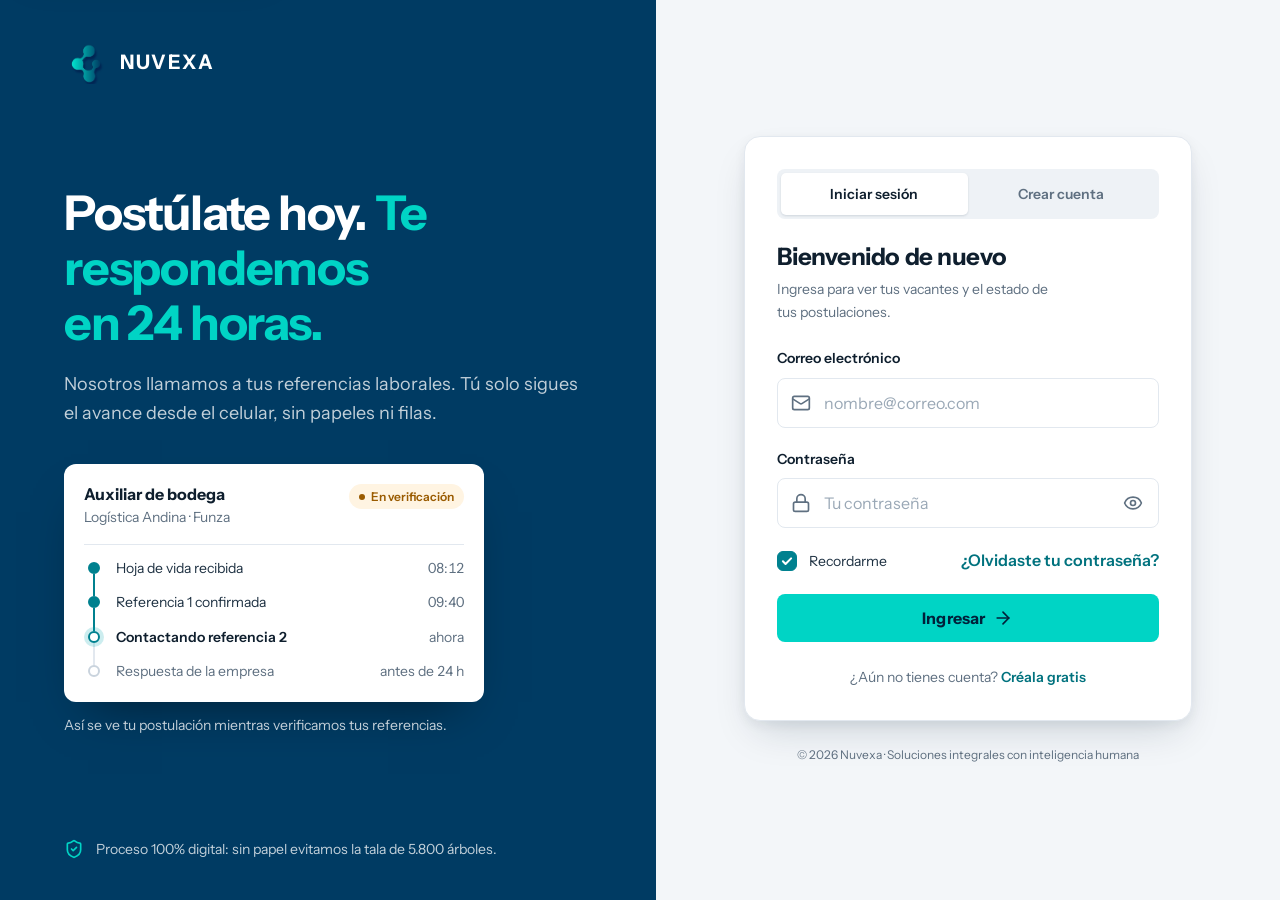
<file: index.html>
<!doctype html>
<html lang="es">
<head>
  <meta charset="utf-8">
  <meta name="viewport" content="width=device-width, initial-scale=1">
  <title>Nuvexa · Ingresa o crea tu cuenta</title>
  <meta name="description" content="Nuvexa conecta talento operativo con empresas exigentes. Postúlate, verificamos tus referencias automáticamente y te respondemos en 24 horas.">
  <meta name="theme-color" content="#003b63">
  <link rel="icon" type="image/png" href="assets/img/logo.png">
  <link rel="preconnect" href="https://fonts.googleapis.com">
  <link rel="preconnect" href="https://fonts.gstatic.com" crossorigin>
  <link rel="stylesheet" href="https://fonts.googleapis.com/css2?family=Instrument+Sans:wght@400;500;600;700&display=swap">
  <link rel="stylesheet" href="css/variables.css">
  <link rel="stylesheet" href="css/styles.css">
</head>
<body>
  <a class="skip-link" href="#auth-card">Saltar al formulario de acceso</a>

  <main class="auth">
    <!-- ========== Brand panel ========== -->
    <section class="auth__brand" aria-labelledby="brand-title">
      <a class="brand" href="index.html" aria-label="Nuvexa, inicio">
        <span class="brand__mark" aria-hidden="true"></span>
        <span class="brand__name">NUVEXA</span>
      </a>

      <div class="auth__brand-body">
        <h1 class="auth__title" id="brand-title">Postúlate hoy. <em>Te respondemos en 24&nbsp;horas.</em></h1>
        <p class="auth__lead">
          Nosotros llamamos a tus referencias laborales. Tú solo sigues el avance desde el celular, sin papeles ni filas.
        </p>

        <figure>
          <div class="preview">
            <div class="preview__head">
              <div>
                <p class="preview__role">Auxiliar de bodega</p>
                <p class="preview__company">Logística Andina · Funza</p>
              </div>
              <span class="badge badge--progress">En verificación</span>
            </div>
            <ol class="timeline">
              <li class="timeline__item is-done"><span>Hoja de vida recibida</span><time class="timeline__time">08:12</time></li>
              <li class="timeline__item is-done"><span>Referencia 1 confirmada</span><time class="timeline__time">09:40</time></li>
              <li class="timeline__item is-current"><span>Contactando referencia 2</span><span class="timeline__time">ahora</span></li>
              <li class="timeline__item"><span>Respuesta de la empresa</span><span class="timeline__time">antes de 24 h</span></li>
            </ol>
          </div>
          <figcaption class="preview__caption">Así se ve tu postulación mientras verificamos tus referencias.</figcaption>
        </figure>
      </div>

      <p class="auth__trust">
        <svg class="icon" viewBox="0 0 24 24" aria-hidden="true"><path d="M20 13c0 5-3.5 7.5-7.66 8.95a1 1 0 0 1-.67-.01C7.5 20.5 4 18 4 13V6a1 1 0 0 1 1-1c2 0 4.5-1.2 6.24-2.72a1.17 1.17 0 0 1 1.52 0C14.51 3.81 17 5 19 5a1 1 0 0 1 1 1z"/><path d="m9 12 2 2 4-4"/></svg>
        Proceso 100% digital: sin papel evitamos la tala de 5.800 árboles.
      </p>
    </section>

    <!-- ========== Form panel ========== -->
    <section class="auth__panel" aria-label="Acceso a tu cuenta">
      <div class="auth-card" id="auth-card" tabindex="-1">
        <div class="tabs" role="tablist" aria-label="Elige cómo continuar" data-active="login">
          <button class="tabs__tab" type="button" role="tab" id="tab-login" data-tab="login" aria-controls="panel-login" aria-selected="true">Iniciar sesión</button>
          <button class="tabs__tab" type="button" role="tab" id="tab-signup" data-tab="signup" aria-controls="panel-signup" aria-selected="false" tabindex="-1">Crear cuenta</button>
        </div>

        <!-- Login -->
        <div class="tabpanel" role="tabpanel" id="panel-login" aria-labelledby="tab-login">
          <header class="auth-card__head">
            <h2 class="auth-card__title">Bienvenido de nuevo</h2>
            <p class="auth-card__subtitle">Ingresa para ver tus vacantes y el estado de tus postulaciones.</p>
          </header>

          <form class="form" id="login-form" novalidate>
            <div class="field">
              <label class="field__label" for="login-email">Correo electrónico</label>
              <div class="input-wrap">
                <svg class="icon input-wrap__icon" viewBox="0 0 24 24" aria-hidden="true"><rect width="20" height="16" x="2" y="4" rx="2"/><path d="m22 7-8.97 5.7a1.94 1.94 0 0 1-2.06 0L2 7"/></svg>
                <input class="input" type="email" id="login-email" name="email" autocomplete="email" inputmode="email" placeholder="nombre@correo.com" aria-describedby="login-email-error" required>
              </div>
              <p class="field__error" id="login-email-error"></p>
            </div>

            <div class="field">
              <label class="field__label" for="login-password">Contraseña</label>
              <div class="input-wrap">
                <svg class="icon input-wrap__icon" viewBox="0 0 24 24" aria-hidden="true"><rect width="18" height="11" x="3" y="11" rx="2" ry="2"/><path d="M7 11V7a5 5 0 0 1 10 0v4"/></svg>
                <input class="input input--has-action" type="password" id="login-password" name="password" autocomplete="current-password" placeholder="Tu contraseña" aria-describedby="login-password-error" required>
                <button class="input-wrap__action" type="button" data-toggle-password="login-password" aria-label="Mostrar contraseña" aria-pressed="false">
                  <svg class="icon icon-show" viewBox="0 0 24 24" aria-hidden="true"><path d="M2.062 12.348a1 1 0 0 1 0-.696 10.75 10.75 0 0 1 19.876 0 1 1 0 0 1 0 .696 10.75 10.75 0 0 1-19.876 0"/><circle cx="12" cy="12" r="3"/></svg>
                  <svg class="icon icon-hide" viewBox="0 0 24 24" aria-hidden="true"><path d="M10.733 5.076a10.744 10.744 0 0 1 11.205 6.575 1 1 0 0 1 0 .696 10.747 10.747 0 0 1-1.444 2.49"/><path d="M14.084 14.158a3 3 0 0 1-4.242-4.242"/><path d="M17.479 17.499a10.75 10.75 0 0 1-15.417-5.151 1 1 0 0 1 0-.696 10.75 10.75 0 0 1 4.446-5.143"/><path d="m2 2 20 20"/></svg>
                </button>
              </div>
              <p class="field__error" id="login-password-error"></p>
            </div>

            <div class="form-row">
              <label class="check">
                <input type="checkbox" name="remember" checked>
                <span>Recordarme</span>
              </label>
              <button class="link-btn" type="button" id="forgot-btn" data-modal-open="forgot-modal">¿Olvidaste tu contraseña?</button>
            </div>

            <button class="btn btn--primary btn--block" type="submit" data-loading-text="Verificando…">
              <span class="btn__spinner" aria-hidden="true"></span>
              <span class="btn__label">Ingresar</span>
              <svg class="icon" viewBox="0 0 24 24" aria-hidden="true"><path d="M5 12h14"/><path d="m12 5 7 7-7 7"/></svg>
            </button>
          </form>

          <p class="auth-card__switch">
            ¿Aún no tienes cuenta? <button class="link-btn" type="button" data-switch="signup">Créala gratis</button>
          </p>
        </div>

        <!-- Sign up -->
        <div class="tabpanel" role="tabpanel" id="panel-signup" aria-labelledby="tab-signup" hidden>
          <header class="auth-card__head">
            <h2 class="auth-card__title">Crea tu cuenta</h2>
            <p class="auth-card__subtitle">Toma menos de 3 minutos. Después completarás tu perfil y subirás tus documentos.</p>
          </header>

          <ol class="steps" aria-label="Pasos del registro">
            <li class="steps__item is-current" aria-current="step"><span class="steps__num">1</span><span class="steps__label">Cuenta</span></li>
            <li class="steps__sep" aria-hidden="true"></li>
            <li class="steps__item"><span class="steps__num">2</span><span class="steps__label">Perfil</span></li>
            <li class="steps__sep" aria-hidden="true"></li>
            <li class="steps__item"><span class="steps__num">3</span><span class="steps__label">Documentos</span></li>
          </ol>

          <form class="form" id="signup-form" novalidate>
            <div class="field">
              <label class="field__label" for="signup-name">Nombre completo</label>
              <div class="input-wrap">
                <svg class="icon input-wrap__icon" viewBox="0 0 24 24" aria-hidden="true"><path d="M19 21v-2a4 4 0 0 0-4-4H9a4 4 0 0 0-4 4v2"/><circle cx="12" cy="7" r="4"/></svg>
                <input class="input" type="text" id="signup-name" name="name" autocomplete="name" placeholder="Ej. Laura Gómez Rojas" aria-describedby="signup-name-error" required>
              </div>
              <p class="field__error" id="signup-name-error"></p>
            </div>

            <div class="field">
              <label class="field__label" for="signup-email">Correo electrónico</label>
              <div class="input-wrap">
                <svg class="icon input-wrap__icon" viewBox="0 0 24 24" aria-hidden="true"><rect width="20" height="16" x="2" y="4" rx="2"/><path d="m22 7-8.97 5.7a1.94 1.94 0 0 1-2.06 0L2 7"/></svg>
                <input class="input" type="email" id="signup-email" name="email" autocomplete="email" inputmode="email" placeholder="nombre@correo.com" aria-describedby="signup-email-error" required>
              </div>
              <p class="field__error" id="signup-email-error"></p>
            </div>

            <div class="field">
              <label class="field__label" for="signup-password">Contraseña</label>
              <div class="input-wrap">
                <svg class="icon input-wrap__icon" viewBox="0 0 24 24" aria-hidden="true"><rect width="18" height="11" x="3" y="11" rx="2" ry="2"/><path d="M7 11V7a5 5 0 0 1 10 0v4"/></svg>
                <input class="input input--has-action" type="password" id="signup-password" name="password" autocomplete="new-password" placeholder="Mínimo 8 caracteres" aria-describedby="signup-password-hint signup-password-error" required>
                <button class="input-wrap__action" type="button" data-toggle-password="signup-password" aria-label="Mostrar contraseña" aria-pressed="false">
                  <svg class="icon icon-show" viewBox="0 0 24 24" aria-hidden="true"><path d="M2.062 12.348a1 1 0 0 1 0-.696 10.75 10.75 0 0 1 19.876 0 1 1 0 0 1 0 .696 10.75 10.75 0 0 1-19.876 0"/><circle cx="12" cy="12" r="3"/></svg>
                  <svg class="icon icon-hide" viewBox="0 0 24 24" aria-hidden="true"><path d="M10.733 5.076a10.744 10.744 0 0 1 11.205 6.575 1 1 0 0 1 0 .696 10.747 10.747 0 0 1-1.444 2.49"/><path d="M14.084 14.158a3 3 0 0 1-4.242-4.242"/><path d="M17.479 17.499a10.75 10.75 0 0 1-15.417-5.151 1 1 0 0 1 0-.696 10.75 10.75 0 0 1 4.446-5.143"/><path d="m2 2 20 20"/></svg>
                </button>
              </div>
              <div class="strength" id="signup-strength" data-score="0" aria-hidden="true">
                <span class="strength__bar"></span><span class="strength__bar"></span><span class="strength__bar"></span><span class="strength__bar"></span>
              </div>
              <p class="field__hint" id="signup-password-hint" aria-live="polite">Usa al menos 8 caracteres e incluye un número.</p>
              <p class="field__error" id="signup-password-error"></p>
            </div>

            <div class="field">
              <label class="check">
                <input type="checkbox" id="signup-terms" name="terms" aria-describedby="signup-terms-error" required>
                <span>Acepto los términos de uso y autorizo el tratamiento de mis datos personales según la Ley 1581 de 2012.</span>
              </label>
              <p class="field__error" id="signup-terms-error"></p>
            </div>

            <button class="btn btn--primary btn--block" type="submit" data-loading-text="Creando tu cuenta…">
              <span class="btn__spinner" aria-hidden="true"></span>
              <span class="btn__label">Crear cuenta y continuar</span>
              <svg class="icon" viewBox="0 0 24 24" aria-hidden="true"><path d="M5 12h14"/><path d="m12 5 7 7-7 7"/></svg>
            </button>
          </form>

          <p class="auth-card__switch">
            ¿Ya tienes cuenta? <button class="link-btn" type="button" data-switch="login">Inicia sesión</button>
          </p>
        </div>
      </div>

      <p class="auth__legal">© 2026 Nuvexa · Soluciones integrales con inteligencia humana</p>
    </section>
  </main>

  <!-- ========== Forgot password modal ========== -->
  <dialog class="modal" id="forgot-modal" aria-labelledby="forgot-title" aria-describedby="forgot-desc">
    <form class="modal__inner" id="forgot-form" novalidate>
      <button class="modal__close" type="button" data-modal-close aria-label="Cerrar">
        <svg class="icon" viewBox="0 0 24 24" aria-hidden="true"><path d="M18 6 6 18"/><path d="m6 6 12 12"/></svg>
      </button>

      <span class="modal__icon" aria-hidden="true">
        <svg class="icon" viewBox="0 0 24 24"><path d="M2.586 17.414A2 2 0 0 0 2 18.828V21a1 1 0 0 0 1 1h3a1 1 0 0 0 1-1v-1a1 1 0 0 1 1-1h1a1 1 0 0 0 1-1v-1a1 1 0 0 1 1-1h.172a2 2 0 0 0 1.414-.586l.814-.814a6.5 6.5 0 1 0-4-4z"/><circle cx="16.5" cy="7.5" r=".5"/></svg>
      </span>

      <div>
        <h2 class="modal__title" id="forgot-title">Recupera tu acceso</h2>
        <p class="modal__desc" id="forgot-desc">Te enviaremos un enlace seguro para crear una nueva contraseña. El enlace vence en 30 minutos.</p>
      </div>

      <div class="field">
        <label class="field__label" for="forgot-email">Correo electrónico</label>
        <div class="input-wrap">
          <svg class="icon input-wrap__icon" viewBox="0 0 24 24" aria-hidden="true"><rect width="20" height="16" x="2" y="4" rx="2"/><path d="m22 7-8.97 5.7a1.94 1.94 0 0 1-2.06 0L2 7"/></svg>
          <input class="input" type="email" id="forgot-email" name="email" autocomplete="email" inputmode="email" placeholder="nombre@correo.com" aria-describedby="forgot-email-error" required>
        </div>
        <p class="field__error" id="forgot-email-error"></p>
      </div>

      <div class="modal__actions">
        <button class="btn btn--secondary" type="button" data-modal-close>Cancelar</button>
        <button class="btn btn--primary" type="submit" data-loading-text="Enviando…">
          <span class="btn__spinner" aria-hidden="true"></span>
          <span class="btn__label">Enviar enlace</span>
        </button>
      </div>
    </form>
  </dialog>

  <script src="js/app.js"></script>
  <script src="js/auth.js"></script>
</body>
</html>
</file>
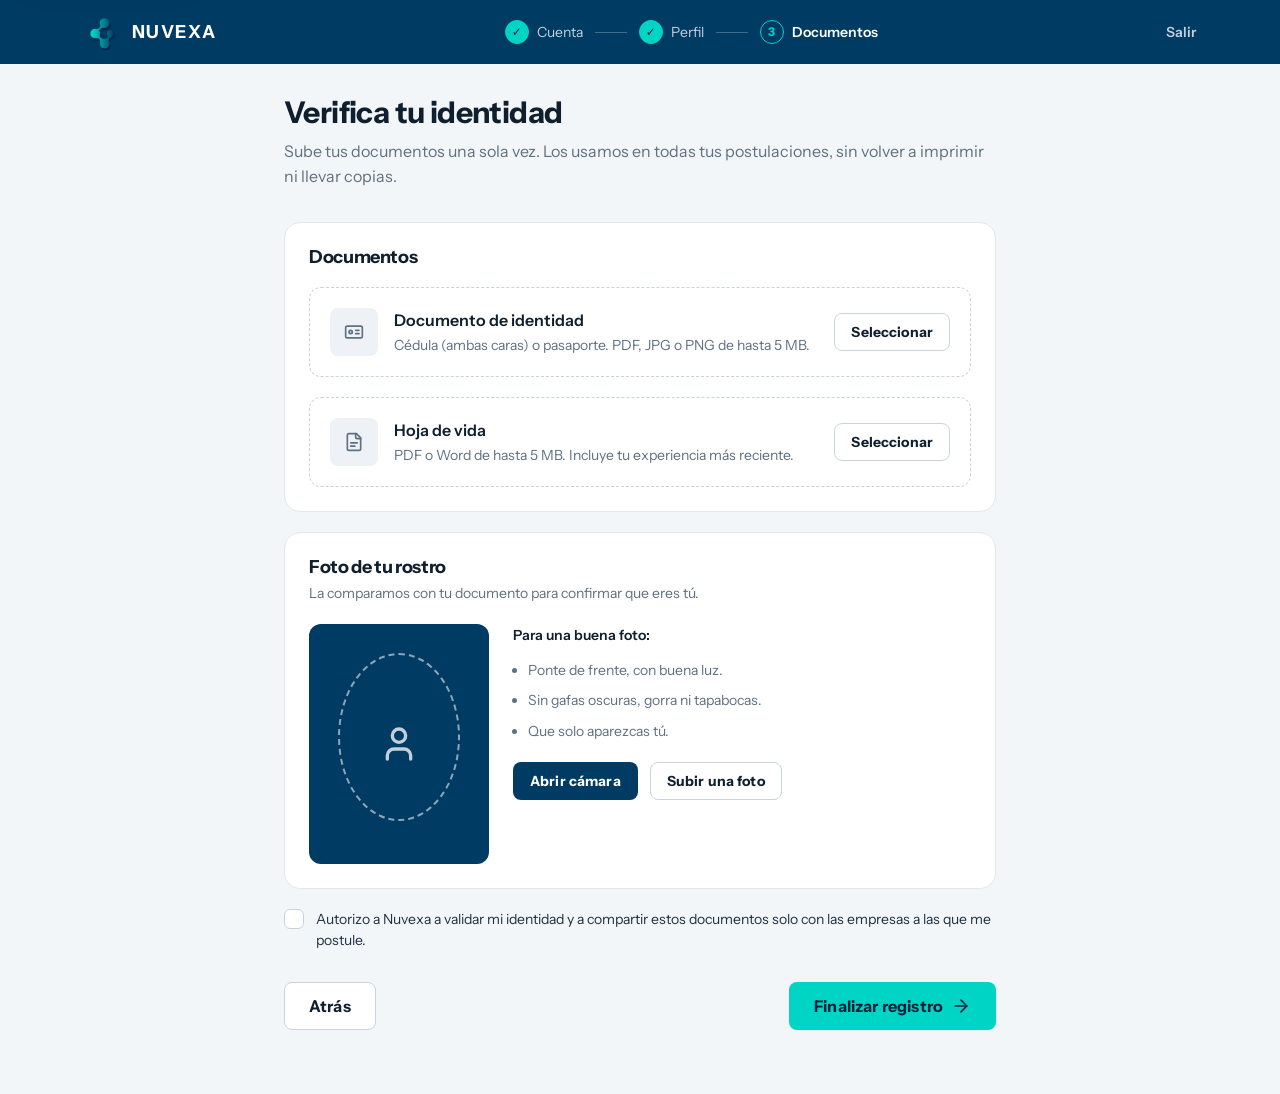
<file: documents.html>
<!doctype html>
<html lang="es">
<head>
  <meta charset="utf-8">
  <meta name="viewport" content="width=device-width, initial-scale=1">
  <title>Nuvexa · Verifica tu identidad</title>
  <meta name="theme-color" content="#003b63">
  <link rel="icon" type="image/png" href="assets/img/logo.png">
  <link rel="preconnect" href="https://fonts.googleapis.com">
  <link rel="preconnect" href="https://fonts.gstatic.com" crossorigin>
  <link rel="stylesheet" href="https://fonts.googleapis.com/css2?family=Instrument+Sans:wght@400;500;600;700&display=swap">
  <link rel="stylesheet" href="css/variables.css">
  <link rel="stylesheet" href="css/styles.css">
  <link rel="stylesheet" href="css/onboarding.css">
</head>
<body>
  <a class="skip-link" href="#main">Saltar al contenido</a>

  <header class="topbar">
    <div class="topbar__inner">
      <a class="brand" href="index.html" aria-label="Nuvexa, inicio">
        <span class="brand__mark" aria-hidden="true"></span>
        <span class="brand__name">NUVEXA</span>
      </a>
      <ol class="progress-steps" aria-label="Progreso del registro">
        <li class="progress-steps__item is-done"><span class="progress-steps__num" aria-hidden="true">✓</span><span class="progress-steps__label">Cuenta</span></li>
        <li class="progress-steps__sep" aria-hidden="true"></li>
        <li class="progress-steps__item is-done"><span class="progress-steps__num" aria-hidden="true">✓</span><span class="progress-steps__label">Perfil</span></li>
        <li class="progress-steps__sep" aria-hidden="true"></li>
        <li class="progress-steps__item is-current" aria-current="step"><span class="progress-steps__num">3</span><span class="progress-steps__label">Documentos</span></li>
      </ol>
      <a class="topbar__link" href="index.html">Salir</a>
    </div>
  </header>

  <main class="page page--narrow" id="main">
    <header class="onboarding-head">
      <h1 class="page-title">Verifica tu identidad</h1>
      <p class="page-subtitle">Sube tus documentos una sola vez. Los usamos en todas tus postulaciones, sin volver a imprimir ni llevar copias.</p>
    </header>

    <form id="docs-form" novalidate>
      <div class="stack">
        <section class="card" aria-labelledby="sec-files">
          <h2 class="card__title" id="sec-files">Documentos</h2>
          <div class="stack">
            <div>
              <div class="upload" data-upload>
                <span class="upload__icon" aria-hidden="true">
                  <svg class="icon" viewBox="0 0 24 24"><rect width="20" height="14" x="2" y="5" rx="2"/><circle cx="8" cy="12" r="2"/><path d="M14 10h4"/><path d="M14 14h4"/></svg>
                </span>
                <div>
                  <p class="upload__title" id="up-id-title">Documento de identidad</p>
                  <p class="upload__meta" id="up-id-meta">Cédula (ambas caras) o pasaporte. PDF, JPG o PNG de hasta 5&nbsp;MB.</p>
                </div>
                <span class="btn btn--secondary btn--sm upload__action" aria-hidden="true">Seleccionar</span>
                <input type="file" id="up-id" name="id" accept=".pdf,.jpg,.jpeg,.png" aria-labelledby="up-id-title" aria-describedby="up-id-meta up-id-error">
                <div class="upload__bar" hidden><span></span></div>
              </div>
              <p class="field__error" id="up-id-error"></p>
            </div>

            <div>
              <div class="upload" data-upload>
                <span class="upload__icon" aria-hidden="true">
                  <svg class="icon" viewBox="0 0 24 24"><path d="M15 2H6a2 2 0 0 0-2 2v16a2 2 0 0 0 2 2h12a2 2 0 0 0 2-2V7Z"/><path d="M14 2v4a2 2 0 0 0 2 2h4"/><path d="M8 13h8"/><path d="M8 17h5"/></svg>
                </span>
                <div>
                  <p class="upload__title" id="up-cv-title">Hoja de vida</p>
                  <p class="upload__meta" id="up-cv-meta">PDF o Word de hasta 5&nbsp;MB. Incluye tu experiencia más reciente.</p>
                </div>
                <span class="btn btn--secondary btn--sm upload__action" aria-hidden="true">Seleccionar</span>
                <input type="file" id="up-cv" name="cv" accept=".pdf,.doc,.docx" aria-labelledby="up-cv-title" aria-describedby="up-cv-meta up-cv-error">
                <div class="upload__bar" hidden><span></span></div>
              </div>
              <p class="field__error" id="up-cv-error"></p>
            </div>
          </div>
        </section>

        <section class="card" aria-labelledby="sec-face">
          <header>
            <h2 class="card__title" id="sec-face">Foto de tu rostro</h2>
            <p class="card__desc">La comparamos con tu documento para confirmar que eres tú.</p>
          </header>
          <div class="face">
            <div class="face__frame" id="face-frame">
              <svg class="icon" viewBox="0 0 24 24" aria-hidden="true"><path d="M19 21v-2a4 4 0 0 0-4-4H9a4 4 0 0 0-4 4v2"/><circle cx="12" cy="7" r="4"/></svg>
            </div>
            <div>
              <p class="field__label">Para una buena foto:</p>
              <ul class="face__tips">
                <li>Ponte de frente, con buena luz.</li>
                <li>Sin gafas oscuras, gorra ni tapabocas.</li>
                <li>Que solo aparezcas tú.</li>
              </ul>
              <div class="face__actions">
                <button class="btn btn--dark btn--sm" type="button" id="camera-btn">Abrir cámara</button>
                <input class="sr-only" type="file" id="face-file" accept="image/*" capture="user" aria-describedby="face-file-error">
                <label class="btn btn--secondary btn--sm" for="face-file">Subir una foto</label>
              </div>
              <p class="field__error" id="face-file-error"></p>
            </div>
          </div>
        </section>

        <div class="field">
          <label class="check">
            <input type="checkbox" id="consent" name="consent" aria-describedby="consent-error">
            <span>Autorizo a Nuvexa a validar mi identidad y a compartir estos documentos solo con las empresas a las que me postule.</span>
          </label>
          <p class="field__error" id="consent-error"></p>
        </div>
      </div>

      <div class="form-actions">
        <a class="btn btn--secondary" href="register.html">Atrás</a>
        <button class="btn btn--primary" type="submit" data-loading-text="Verificando…">
          <span class="btn__spinner" aria-hidden="true"></span>
          <span class="btn__label">Finalizar registro</span>
          <svg class="icon" viewBox="0 0 24 24" aria-hidden="true"><path d="M5 12h14"/><path d="m12 5 7 7-7 7"/></svg>
        </button>
      </div>
    </form>
  </main>

  <script src="js/app.js"></script>
  <script src="js/documents.js"></script>
</body>
</html>
</file>
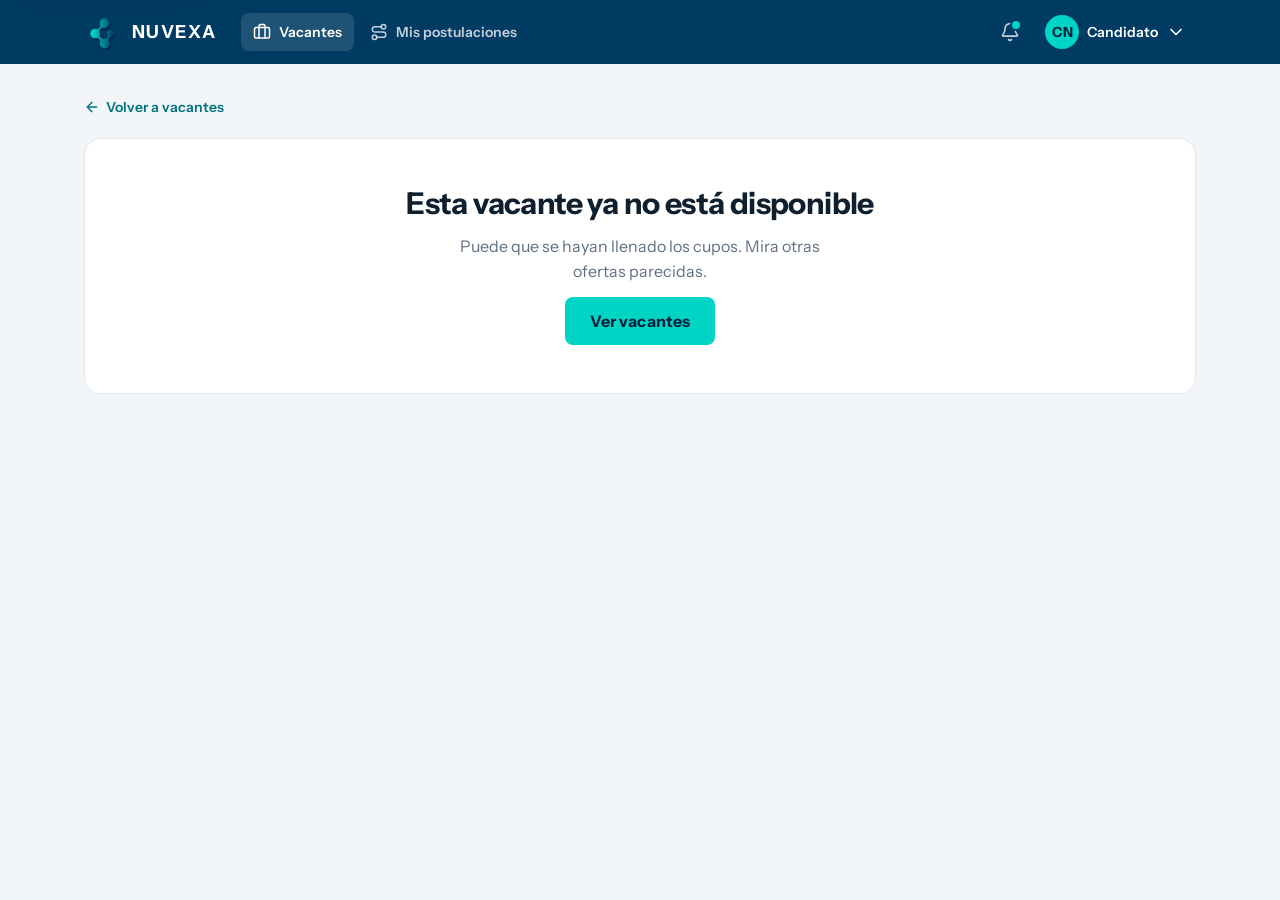
<file: job-details.html>
<!doctype html>
<html lang="es">
<head>
  <meta charset="utf-8">
  <meta name="viewport" content="width=device-width, initial-scale=1">
  <title>Nuvexa · Detalle de la vacante</title>
  <meta name="theme-color" content="#003b63">
  <link rel="icon" type="image/png" href="assets/img/logo.png">
  <link rel="preconnect" href="https://fonts.googleapis.com">
  <link rel="preconnect" href="https://fonts.gstatic.com" crossorigin>
  <link rel="stylesheet" href="https://fonts.googleapis.com/css2?family=Instrument+Sans:wght@400;500;600;700&display=swap">
  <link rel="stylesheet" href="css/variables.css">
  <link rel="stylesheet" href="css/styles.css">
  <link rel="stylesheet" href="css/app.css">
</head>
<body data-page="jobs">
  <a class="skip-link" href="#main">Saltar al contenido</a>
  <header class="topbar" id="topbar"></header>

  <main class="page" id="main">
    <a class="back-link" href="jobs.html">
      <svg class="icon" viewBox="0 0 24 24" aria-hidden="true"><path d="m12 19-7-7 7-7"/><path d="M19 12H5"/></svg>
      Volver a vacantes
    </a>
    <div id="detail"></div>
  </main>

  <dialog class="modal" id="apply-modal" aria-labelledby="apply-title">
    <div class="modal__inner" id="apply-step-confirm">
      <button class="modal__close" type="button" data-modal-close aria-label="Cerrar">
        <svg class="icon" viewBox="0 0 24 24" aria-hidden="true"><path d="M18 6 6 18"/><path d="m6 6 12 12"/></svg>
      </button>
      <div>
        <h2 class="modal__title" id="apply-title">Confirma tu postulación</h2>
        <p class="modal__desc" id="apply-desc"></p>
      </div>
      <ul class="apply-summary" id="apply-summary"></ul>
      <p class="sla-note">
        <svg class="icon" viewBox="0 0 24 24" aria-hidden="true"><circle cx="12" cy="12" r="10"/><path d="M12 16v-4"/><path d="M12 8h.01"/></svg>
        <span>Al confirmar, contactamos a tus referencias por WhatsApp y correo para verificar tu experiencia.</span>
      </p>
      <div class="modal__actions">
        <button class="btn btn--secondary" type="button" data-modal-close>Cancelar</button>
        <button class="btn btn--primary" type="button" id="apply-confirm" data-loading-text="Enviando…">
          <span class="btn__spinner" aria-hidden="true"></span>
          <span class="btn__label">Confirmar postulación</span>
        </button>
      </div>
    </div>

    <div class="modal__inner apply-done" id="apply-step-done" role="status" hidden>
      <span class="apply-done__icon" aria-hidden="true">
        <svg class="icon" viewBox="0 0 24 24"><path d="M20 6 9 17l-5-5"/></svg>
      </span>
      <p class="apply-done__message">Listo, en 24 horas te daremos respuesta dependiendo la respuesta de tus referencias ✅, te notificaremos lo mas pronto posible</p>
      <div class="modal__actions">
        <a class="btn btn--secondary" href="jobs.html">Seguir explorando</a>
        <a class="btn btn--primary" id="track-link" href="tracking.html">Ver seguimiento</a>
      </div>
    </div>
  </dialog>

  <script src="js/app.js"></script>
  <script src="js/data.js"></script>
  <script src="js/shell.js"></script>
  <script src="js/job-details.js"></script>
</body>
</html>
</file>
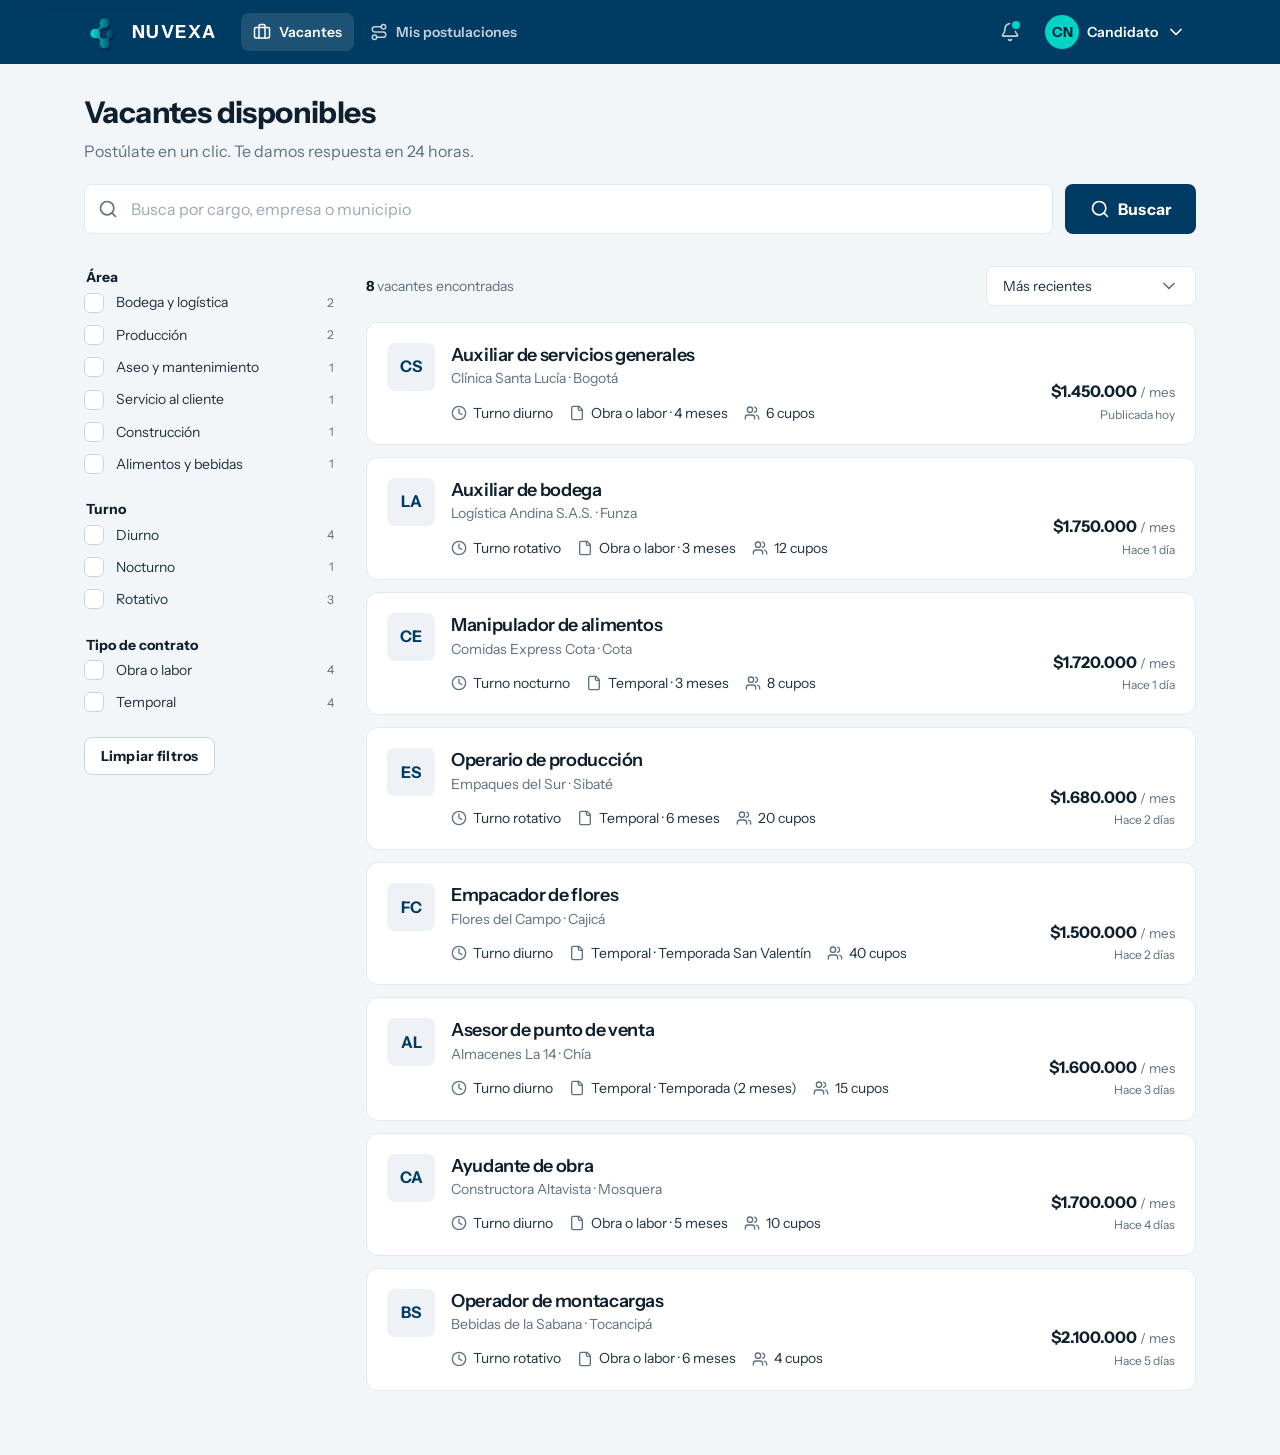
<file: jobs.html>
<!doctype html>
<html lang="es">
<head>
  <meta charset="utf-8">
  <meta name="viewport" content="width=device-width, initial-scale=1">
  <title>Nuvexa · Vacantes disponibles</title>
  <meta name="theme-color" content="#003b63">
  <link rel="icon" type="image/png" href="assets/img/logo.png">
  <link rel="preconnect" href="https://fonts.googleapis.com">
  <link rel="preconnect" href="https://fonts.gstatic.com" crossorigin>
  <link rel="stylesheet" href="https://fonts.googleapis.com/css2?family=Instrument+Sans:wght@400;500;600;700&display=swap">
  <link rel="stylesheet" href="css/variables.css">
  <link rel="stylesheet" href="css/styles.css">
  <link rel="stylesheet" href="css/app.css">
</head>
<body data-page="jobs">
  <a class="skip-link" href="#main">Saltar al contenido</a>
  <header class="topbar" id="topbar"></header>

  <main class="page" id="main">
    <div class="jobs-head">
      <div>
        <h1 class="page-title">Vacantes disponibles</h1>
        <p class="page-subtitle" id="greeting">Postúlate en un clic. Te damos respuesta en 24 horas.</p>
      </div>
      <form class="search" id="search-form" role="search">
        <div class="input-wrap">
          <svg class="icon input-wrap__icon" viewBox="0 0 24 24" aria-hidden="true"><circle cx="11" cy="11" r="8"/><path d="m21 21-4.3-4.3"/></svg>
          <input class="input" type="search" id="q" placeholder="Busca por cargo, empresa o municipio" aria-label="Buscar vacantes" autocomplete="off">
        </div>
        <button class="btn btn--dark" type="submit">
          <svg class="icon" viewBox="0 0 24 24" aria-hidden="true"><circle cx="11" cy="11" r="8"/><path d="m21 21-4.3-4.3"/></svg>
          <span class="btn__label">Buscar</span>
        </button>
      </form>
    </div>

    <div class="jobs-layout">
      <details class="filters" id="filters" open>
        <summary>Filtros <span class="badge badge--info badge--plain" id="filters-active" hidden></span></summary>
        <div class="filters__body">
          <fieldset class="filter-group" id="f-category"><legend>Área</legend></fieldset>
          <fieldset class="filter-group" id="f-shift"><legend>Turno</legend></fieldset>
          <fieldset class="filter-group" id="f-contract"><legend>Tipo de contrato</legend></fieldset>
          <div><button class="btn btn--secondary btn--sm" type="button" data-clear-filters>Limpiar filtros</button></div>
        </div>
      </details>

      <section aria-labelledby="results-title">
        <h2 class="sr-only" id="results-title">Resultados</h2>
        <div class="results-head">
          <p class="results-count" id="results-count" aria-live="polite"></p>
          <div class="select has-value" data-select>
            <button class="input select__trigger" type="button" id="sort" aria-haspopup="listbox" aria-expanded="false" aria-label="Ordenar vacantes">
              <span class="select__value">Más recientes</span>
              <svg class="icon select__chevron" viewBox="0 0 24 24" aria-hidden="true"><path d="m6 9 6 6 6-6"/></svg>
            </button>
            <ul class="select__list" role="listbox" tabindex="-1" aria-label="Ordenar por">
              <li role="option" data-value="recent" aria-selected="true">Más recientes</li>
              <li role="option" data-value="salary">Mayor salario</li>
              <li role="option" data-value="openings">Más cupos</li>
            </ul>
            <input type="hidden" name="sort" value="recent">
          </div>
        </div>
        <ul class="job-list" id="job-list"></ul>
      </section>
    </div>
  </main>

  <script src="js/app.js"></script>
  <script src="js/data.js"></script>
  <script src="js/shell.js"></script>
  <script src="js/jobs.js"></script>
</body>
</html>
</file>
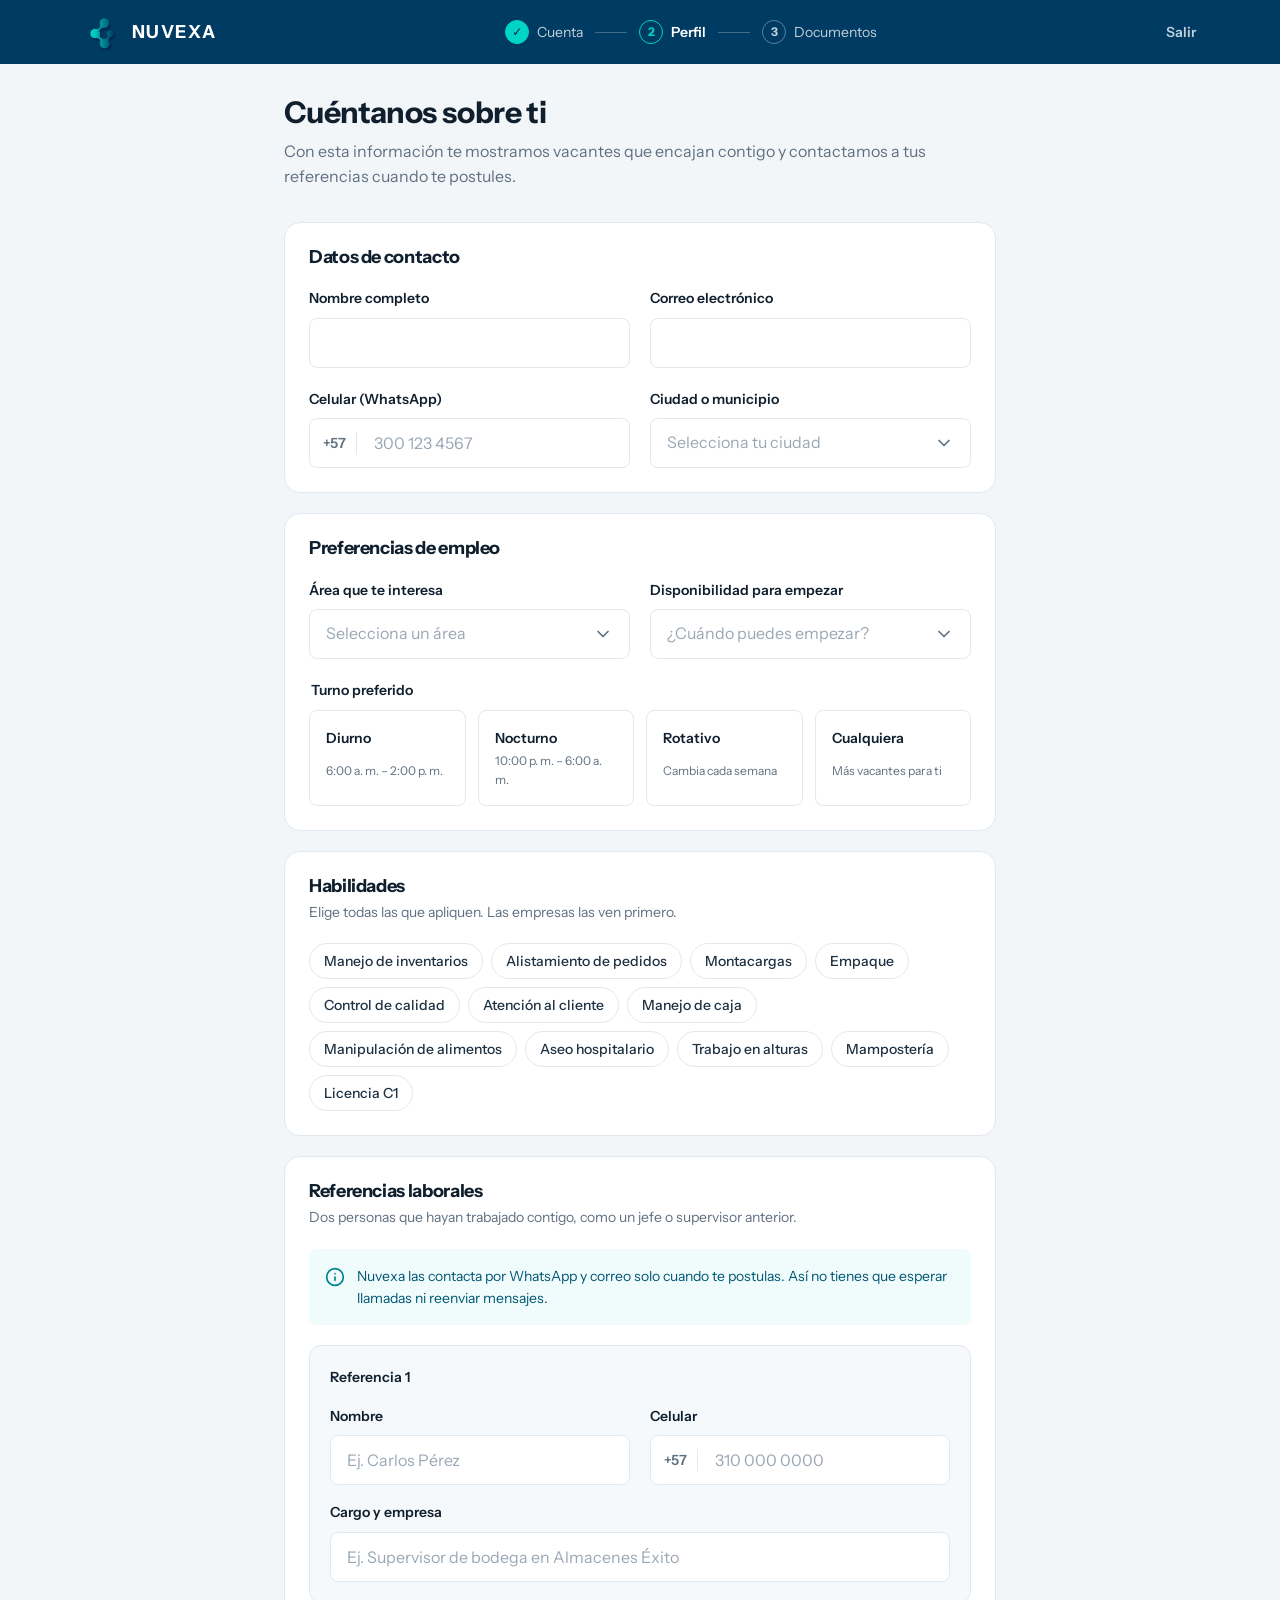
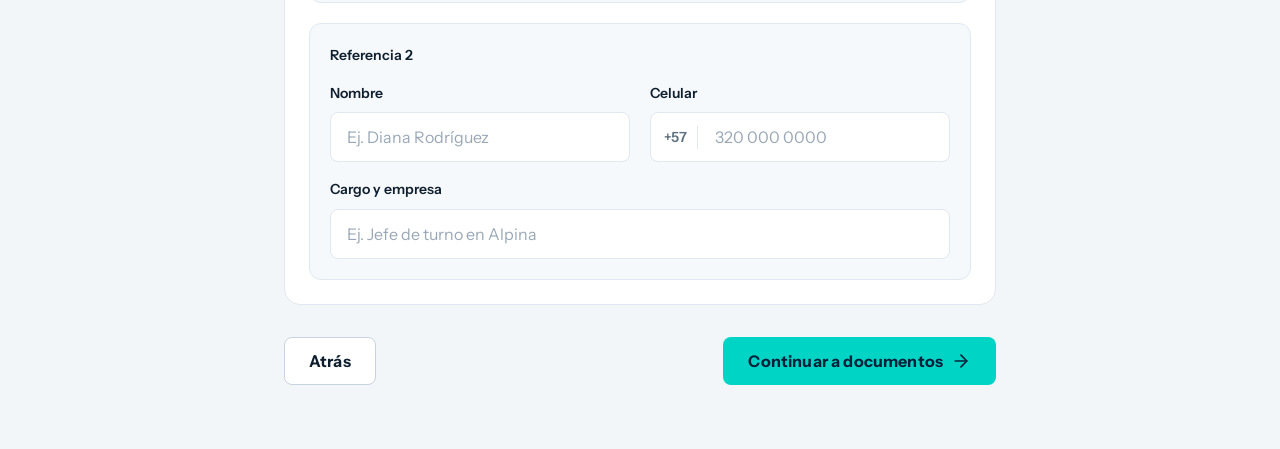
<file: register.html>
<!doctype html>
<html lang="es">
<head>
  <meta charset="utf-8">
  <meta name="viewport" content="width=device-width, initial-scale=1">
  <title>Nuvexa · Completa tu perfil</title>
  <meta name="theme-color" content="#003b63">
  <link rel="icon" type="image/png" href="assets/img/logo.png">
  <link rel="preconnect" href="https://fonts.googleapis.com">
  <link rel="preconnect" href="https://fonts.gstatic.com" crossorigin>
  <link rel="stylesheet" href="https://fonts.googleapis.com/css2?family=Instrument+Sans:wght@400;500;600;700&display=swap">
  <link rel="stylesheet" href="css/variables.css">
  <link rel="stylesheet" href="css/styles.css">
  <link rel="stylesheet" href="css/onboarding.css">
</head>
<body>
  <a class="skip-link" href="#main">Saltar al contenido</a>

  <header class="topbar">
    <div class="topbar__inner">
      <a class="brand" href="index.html" aria-label="Nuvexa, inicio">
        <span class="brand__mark" aria-hidden="true"></span>
        <span class="brand__name">NUVEXA</span>
      </a>
      <ol class="progress-steps" aria-label="Progreso del registro">
        <li class="progress-steps__item is-done"><span class="progress-steps__num" aria-hidden="true">✓</span><span class="progress-steps__label">Cuenta</span></li>
        <li class="progress-steps__sep" aria-hidden="true"></li>
        <li class="progress-steps__item is-current" aria-current="step"><span class="progress-steps__num">2</span><span class="progress-steps__label">Perfil</span></li>
        <li class="progress-steps__sep" aria-hidden="true"></li>
        <li class="progress-steps__item"><span class="progress-steps__num">3</span><span class="progress-steps__label">Documentos</span></li>
      </ol>
      <a class="topbar__link" href="index.html">Salir</a>
    </div>
  </header>

  <main class="page page--narrow" id="main">
    <header class="onboarding-head">
      <h1 class="page-title">Cuéntanos sobre ti</h1>
      <p class="page-subtitle">Con esta información te mostramos vacantes que encajan contigo y contactamos a tus referencias cuando te postules.</p>
    </header>

    <form id="profile-form" novalidate>
      <div class="stack">
        <!-- Contact -->
        <section class="card" aria-labelledby="sec-contact">
          <h2 class="card__title" id="sec-contact">Datos de contacto</h2>
          <div class="stack">
            <div class="grid-2">
              <div class="field">
                <label class="field__label" for="p-name">Nombre completo</label>
                <input class="input" id="p-name" name="name" autocomplete="name" aria-describedby="p-name-error" required>
                <p class="field__error" id="p-name-error"></p>
              </div>
              <div class="field">
                <label class="field__label" for="p-email">Correo electrónico</label>
                <input class="input" type="email" id="p-email" name="email" autocomplete="email" inputmode="email" aria-describedby="p-email-error" required>
                <p class="field__error" id="p-email-error"></p>
              </div>
            </div>
            <div class="grid-2">
              <div class="field">
                <label class="field__label" for="p-phone">Celular (WhatsApp)</label>
                <div class="input-wrap">
                  <span class="input-wrap__prefix" aria-hidden="true">+57</span>
                  <input class="input" type="tel" id="p-phone" name="phone" autocomplete="tel-national" inputmode="numeric" placeholder="300 123 4567" aria-describedby="p-phone-error" required>
                </div>
                <p class="field__error" id="p-phone-error"></p>
              </div>
              <div class="field">
                <span class="field__label" id="p-city-label">Ciudad o municipio</span>
                <div class="select" data-select>
                  <button class="input select__trigger" type="button" id="p-city" aria-haspopup="listbox" aria-expanded="false" aria-labelledby="p-city-label p-city" aria-describedby="p-city-error">
                    <span class="select__value">Selecciona tu ciudad</span>
                    <svg class="icon select__chevron" viewBox="0 0 24 24" aria-hidden="true"><path d="m6 9 6 6 6-6"/></svg>
                  </button>
                  <ul class="select__list" role="listbox" tabindex="-1" aria-labelledby="p-city-label">
                    <li role="option" data-value="Bogotá">Bogotá</li>
                    <li role="option" data-value="Soacha">Soacha</li>
                    <li role="option" data-value="Funza">Funza</li>
                    <li role="option" data-value="Mosquera">Mosquera</li>
                    <li role="option" data-value="Madrid">Madrid</li>
                    <li role="option" data-value="Chía">Chía</li>
                    <li role="option" data-value="Cajicá">Cajicá</li>
                    <li role="option" data-value="Cota">Cota</li>
                    <li role="option" data-value="Zipaquirá">Zipaquirá</li>
                    <li role="option" data-value="Tocancipá">Tocancipá</li>
                    <li role="option" data-value="Sibaté">Sibaté</li>
                  </ul>
                  <input type="hidden" name="city">
                </div>
                <p class="field__error" id="p-city-error"></p>
              </div>
            </div>
          </div>
        </section>

        <!-- Preferences -->
        <section class="card" aria-labelledby="sec-prefs">
          <h2 class="card__title" id="sec-prefs">Preferencias de empleo</h2>
          <div class="stack">
            <div class="grid-2">
              <div class="field">
                <span class="field__label" id="p-category-label">Área que te interesa</span>
                <div class="select" data-select>
                  <button class="input select__trigger" type="button" id="p-category" aria-haspopup="listbox" aria-expanded="false" aria-labelledby="p-category-label p-category" aria-describedby="p-category-error">
                    <span class="select__value">Selecciona un área</span>
                    <svg class="icon select__chevron" viewBox="0 0 24 24" aria-hidden="true"><path d="m6 9 6 6 6-6"/></svg>
                  </button>
                  <ul class="select__list" role="listbox" tabindex="-1" aria-labelledby="p-category-label">
                    <li role="option" data-value="bodega">Bodega y logística</li>
                    <li role="option" data-value="produccion">Producción</li>
                    <li role="option" data-value="aseo">Aseo y mantenimiento</li>
                    <li role="option" data-value="servicio">Servicio al cliente</li>
                    <li role="option" data-value="construccion">Construcción</li>
                    <li role="option" data-value="alimentos">Alimentos y bebidas</li>
                  </ul>
                  <input type="hidden" name="category">
                </div>
                <p class="field__error" id="p-category-error"></p>
              </div>
              <div class="field">
                <span class="field__label" id="p-availability-label">Disponibilidad para empezar</span>
                <div class="select" data-select>
                  <button class="input select__trigger" type="button" id="p-availability" aria-haspopup="listbox" aria-expanded="false" aria-labelledby="p-availability-label p-availability" aria-describedby="p-availability-error">
                    <span class="select__value">¿Cuándo puedes empezar?</span>
                    <svg class="icon select__chevron" viewBox="0 0 24 24" aria-hidden="true"><path d="m6 9 6 6 6-6"/></svg>
                  </button>
                  <ul class="select__list" role="listbox" tabindex="-1" aria-labelledby="p-availability-label">
                    <li role="option" data-value="inmediata">Inmediata</li>
                    <li role="option" data-value="1-semana">En 1 semana</li>
                    <li role="option" data-value="15-dias">En 15 días</li>
                    <li role="option" data-value="1-mes">En 1 mes</li>
                  </ul>
                  <input type="hidden" name="availability">
                </div>
                <p class="field__error" id="p-availability-error"></p>
              </div>
            </div>

            <fieldset class="field fieldset">
              <legend class="field__label">Turno preferido</legend>
              <div class="options" id="p-shift" aria-describedby="p-shift-error">
                <label class="option"><input type="radio" name="shift" value="diurno"><span class="option__title">Diurno</span><span class="option__text">6:00 a. m. – 2:00 p. m.</span></label>
                <label class="option"><input type="radio" name="shift" value="nocturno"><span class="option__title">Nocturno</span><span class="option__text">10:00 p. m. – 6:00 a. m.</span></label>
                <label class="option"><input type="radio" name="shift" value="rotativo"><span class="option__title">Rotativo</span><span class="option__text">Cambia cada semana</span></label>
                <label class="option"><input type="radio" name="shift" value="cualquiera"><span class="option__title">Cualquiera</span><span class="option__text">Más vacantes para ti</span></label>
              </div>
              <p class="field__error" id="p-shift-error"></p>
            </fieldset>
          </div>
        </section>

        <!-- Skills -->
        <section class="card" aria-labelledby="sec-skills">
          <header>
            <h2 class="card__title" id="sec-skills">Habilidades</h2>
            <p class="card__desc">Elige todas las que apliquen. Las empresas las ven primero.</p>
          </header>
          <div class="stack">
            <div class="chips" id="p-skills" role="group" aria-labelledby="sec-skills" aria-describedby="p-skills-error">
              <button class="chip" type="button" aria-pressed="false">Manejo de inventarios</button>
              <button class="chip" type="button" aria-pressed="false">Alistamiento de pedidos</button>
              <button class="chip" type="button" aria-pressed="false">Montacargas</button>
              <button class="chip" type="button" aria-pressed="false">Empaque</button>
              <button class="chip" type="button" aria-pressed="false">Control de calidad</button>
              <button class="chip" type="button" aria-pressed="false">Atención al cliente</button>
              <button class="chip" type="button" aria-pressed="false">Manejo de caja</button>
              <button class="chip" type="button" aria-pressed="false">Manipulación de alimentos</button>
              <button class="chip" type="button" aria-pressed="false">Aseo hospitalario</button>
              <button class="chip" type="button" aria-pressed="false">Trabajo en alturas</button>
              <button class="chip" type="button" aria-pressed="false">Mampostería</button>
              <button class="chip" type="button" aria-pressed="false">Licencia C1</button>
            </div>
            <p class="field__error" id="p-skills-error"></p>
          </div>
        </section>

        <!-- References -->
        <section class="card" aria-labelledby="sec-refs">
          <header>
            <h2 class="card__title" id="sec-refs">Referencias laborales</h2>
            <p class="card__desc">Dos personas que hayan trabajado contigo, como un jefe o supervisor anterior.</p>
          </header>
          <div class="stack">
            <p class="callout">
              <svg class="icon" viewBox="0 0 24 24" aria-hidden="true"><circle cx="12" cy="12" r="10"/><path d="M12 16v-4"/><path d="M12 8h.01"/></svg>
              <span>Nuvexa las contacta por WhatsApp y correo solo cuando te postulas. Así no tienes que esperar llamadas ni reenviar mensajes.</span>
            </p>

            <div class="ref" data-ref="1">
              <p class="ref__head">Referencia 1</p>
              <div class="grid-2">
                <div class="field">
                  <label class="field__label" for="r1-name">Nombre</label>
                  <input class="input" id="r1-name" name="r1-name" placeholder="Ej. Carlos Pérez" aria-describedby="r1-name-error">
                  <p class="field__error" id="r1-name-error"></p>
                </div>
                <div class="field">
                  <label class="field__label" for="r1-phone">Celular</label>
                  <div class="input-wrap">
                    <span class="input-wrap__prefix" aria-hidden="true">+57</span>
                    <input class="input" type="tel" id="r1-phone" name="r1-phone" inputmode="numeric" placeholder="310 000 0000" aria-describedby="r1-phone-error">
                  </div>
                  <p class="field__error" id="r1-phone-error"></p>
                </div>
              </div>
              <div class="field">
                <label class="field__label" for="r1-relation">Cargo y empresa</label>
                <input class="input" id="r1-relation" name="r1-relation" placeholder="Ej. Supervisor de bodega en Almacenes Éxito" aria-describedby="r1-relation-error">
                <p class="field__error" id="r1-relation-error"></p>
              </div>
            </div>

            <div class="ref" data-ref="2">
              <p class="ref__head">Referencia 2</p>
              <div class="grid-2">
                <div class="field">
                  <label class="field__label" for="r2-name">Nombre</label>
                  <input class="input" id="r2-name" name="r2-name" placeholder="Ej. Diana Rodríguez" aria-describedby="r2-name-error">
                  <p class="field__error" id="r2-name-error"></p>
                </div>
                <div class="field">
                  <label class="field__label" for="r2-phone">Celular</label>
                  <div class="input-wrap">
                    <span class="input-wrap__prefix" aria-hidden="true">+57</span>
                    <input class="input" type="tel" id="r2-phone" name="r2-phone" inputmode="numeric" placeholder="320 000 0000" aria-describedby="r2-phone-error">
                  </div>
                  <p class="field__error" id="r2-phone-error"></p>
                </div>
              </div>
              <div class="field">
                <label class="field__label" for="r2-relation">Cargo y empresa</label>
                <input class="input" id="r2-relation" name="r2-relation" placeholder="Ej. Jefe de turno en Alpina" aria-describedby="r2-relation-error">
                <p class="field__error" id="r2-relation-error"></p>
              </div>
            </div>
          </div>
        </section>
      </div>

      <div class="form-actions">
        <a class="btn btn--secondary" href="index.html#registro">Atrás</a>
        <button class="btn btn--primary" type="submit" data-loading-text="Guardando…">
          <span class="btn__spinner" aria-hidden="true"></span>
          <span class="btn__label">Continuar a documentos</span>
          <svg class="icon" viewBox="0 0 24 24" aria-hidden="true"><path d="M5 12h14"/><path d="m12 5 7 7-7 7"/></svg>
        </button>
      </div>
    </form>
  </main>

  <script src="js/app.js"></script>
  <script src="js/register.js"></script>
</body>
</html>
</file>
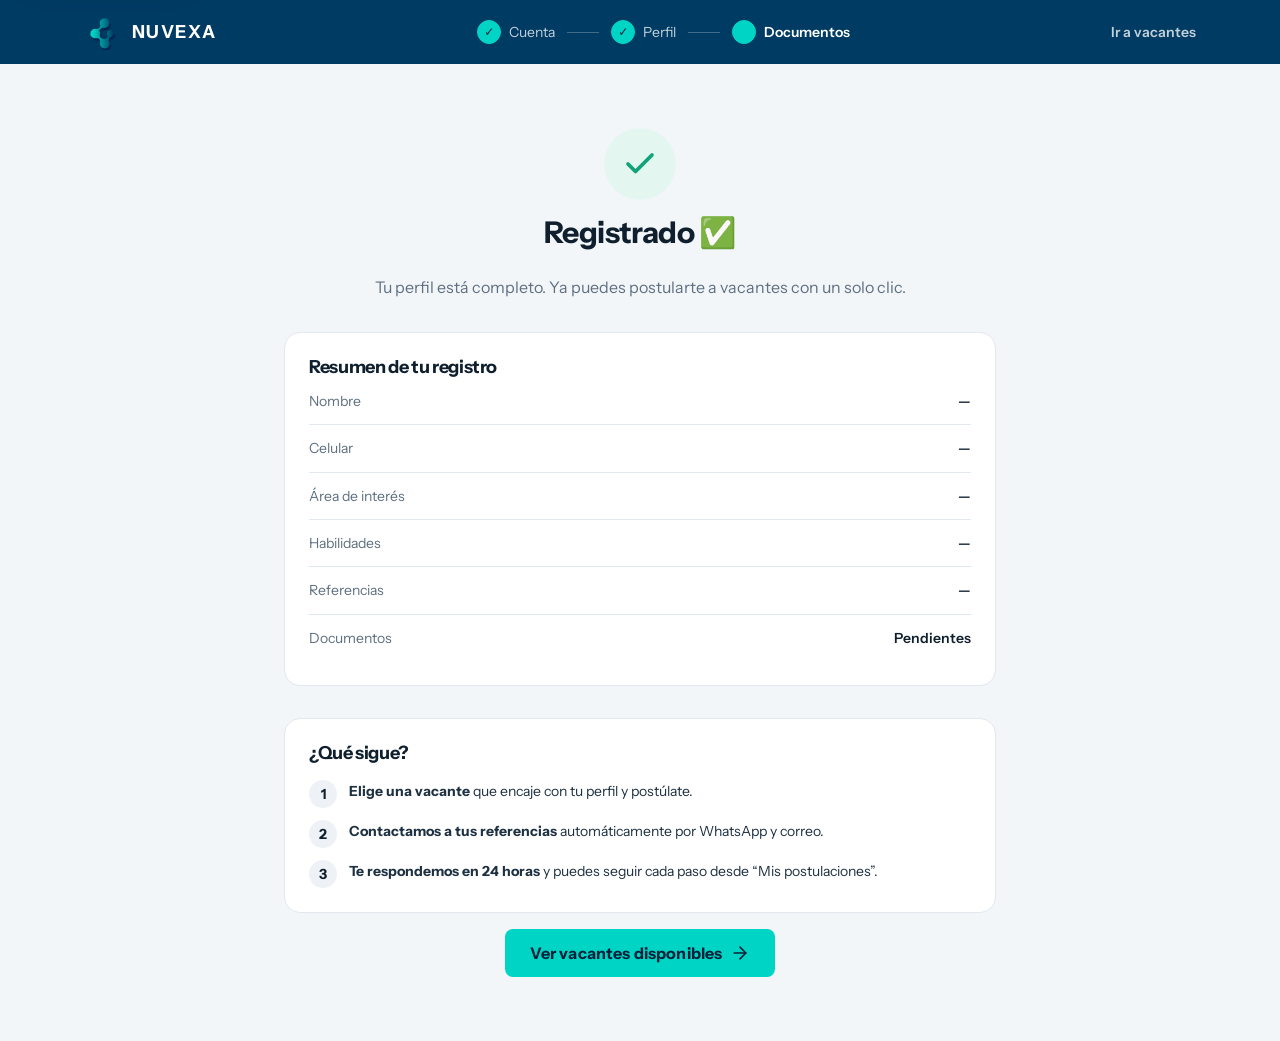
<file: success.html>
<!doctype html>
<html lang="es">
<head>
  <meta charset="utf-8">
  <meta name="viewport" content="width=device-width, initial-scale=1">
  <title>Nuvexa · Registro completo</title>
  <meta name="theme-color" content="#003b63">
  <link rel="icon" type="image/png" href="assets/img/logo.png">
  <link rel="preconnect" href="https://fonts.googleapis.com">
  <link rel="preconnect" href="https://fonts.gstatic.com" crossorigin>
  <link rel="stylesheet" href="https://fonts.googleapis.com/css2?family=Instrument+Sans:wght@400;500;600;700&display=swap">
  <link rel="stylesheet" href="css/variables.css">
  <link rel="stylesheet" href="css/styles.css">
  <link rel="stylesheet" href="css/onboarding.css">
</head>
<body>
  <a class="skip-link" href="#main">Saltar al contenido</a>

  <header class="topbar">
    <div class="topbar__inner">
      <a class="brand" href="index.html" aria-label="Nuvexa, inicio">
        <span class="brand__mark" aria-hidden="true"></span>
        <span class="brand__name">NUVEXA</span>
      </a>
      <ol class="progress-steps" aria-label="Progreso del registro">
        <li class="progress-steps__item is-done"><span class="progress-steps__num" aria-hidden="true">✓</span><span class="progress-steps__label">Cuenta</span></li>
        <li class="progress-steps__sep" aria-hidden="true"></li>
        <li class="progress-steps__item is-done"><span class="progress-steps__num" aria-hidden="true">✓</span><span class="progress-steps__label">Perfil</span></li>
        <li class="progress-steps__sep" aria-hidden="true"></li>
        <li class="progress-steps__item is-done is-current" aria-current="step"><span class="progress-steps__num" aria-hidden="true">✓</span><span class="progress-steps__label">Documentos</span></li>
      </ol>
      <a class="topbar__link" href="jobs.html">Ir a vacantes</a>
    </div>
  </header>

  <main class="page page--narrow" id="main">
    <section class="success" aria-labelledby="success-title">
      <span class="success__icon" aria-hidden="true">
        <svg class="icon" viewBox="0 0 24 24"><path d="M20 6 9 17l-5-5"/></svg>
      </span>
      <h1 class="page-title" id="success-title">Registrado ✅</h1>
      <p class="page-subtitle" id="success-message">Tu perfil está completo. Ya puedes postularte a vacantes con un solo clic.</p>

      <div class="card summary">
        <h2 class="card__title">Resumen de tu registro</h2>
        <dl class="summary__list" id="summary"></dl>
      </div>

      <div class="card summary">
        <h2 class="card__title">¿Qué sigue?</h2>
        <ol class="next-steps">
          <li><span><strong>Elige una vacante</strong> que encaje con tu perfil y postúlate.</span></li>
          <li><span><strong>Contactamos a tus referencias</strong> automáticamente por WhatsApp y correo.</span></li>
          <li><span><strong>Te respondemos en 24 horas</strong> y puedes seguir cada paso desde “Mis postulaciones”.</span></li>
        </ol>
      </div>

      <a class="btn btn--primary" href="jobs.html">
        <span class="btn__label">Ver vacantes disponibles</span>
        <svg class="icon" viewBox="0 0 24 24" aria-hidden="true"><path d="M5 12h14"/><path d="m12 5 7 7-7 7"/></svg>
      </a>
    </section>
  </main>

  <script src="js/app.js"></script>
  <script src="js/data.js"></script>
  <script src="js/success.js"></script>
</body>
</html>
</file>
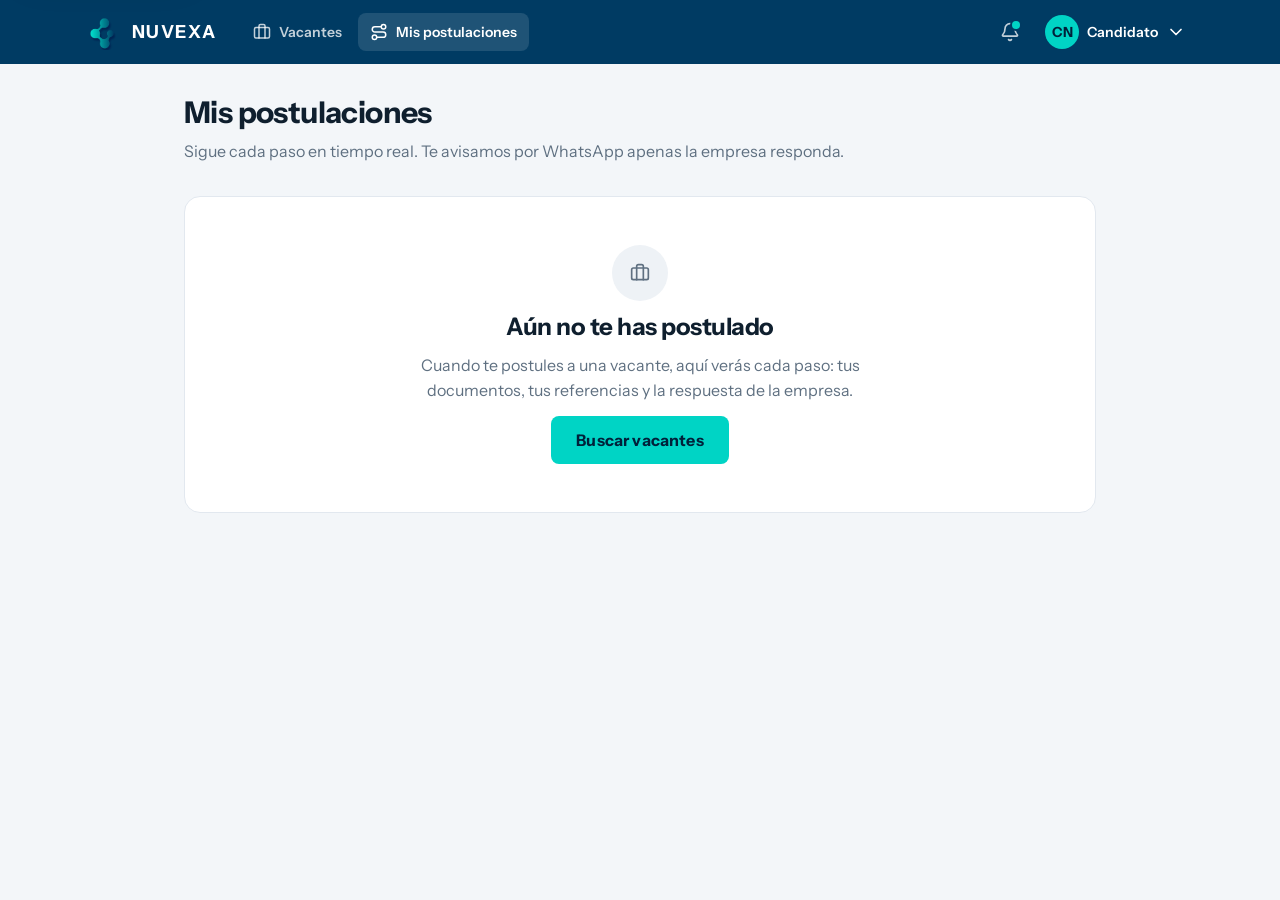
<file: tracking.html>
<!doctype html>
<html lang="es">
<head>
  <meta charset="utf-8">
  <meta name="viewport" content="width=device-width, initial-scale=1">
  <title>Nuvexa · Mis postulaciones</title>
  <meta name="theme-color" content="#003b63">
  <link rel="icon" type="image/png" href="assets/img/logo.png">
  <link rel="preconnect" href="https://fonts.googleapis.com">
  <link rel="preconnect" href="https://fonts.gstatic.com" crossorigin>
  <link rel="stylesheet" href="https://fonts.googleapis.com/css2?family=Instrument+Sans:wght@400;500;600;700&display=swap">
  <link rel="stylesheet" href="css/variables.css">
  <link rel="stylesheet" href="css/styles.css">
  <link rel="stylesheet" href="css/app.css">
</head>
<body data-page="tracking">
  <a class="skip-link" href="#main">Saltar al contenido</a>
  <header class="topbar" id="topbar"></header>

  <main class="page page--medium" id="main">
    <header class="tracking-head">
      <h1 class="page-title">Mis postulaciones</h1>
      <p class="page-subtitle">Sigue cada paso en tiempo real. Te avisamos por WhatsApp apenas la empresa responda.</p>
    </header>
    <div class="track-list" id="track-list"></div>
  </main>

  <script src="js/app.js"></script>
  <script src="js/data.js"></script>
  <script src="js/shell.js"></script>
  <script src="js/tracking.js"></script>
</body>
</html>
</file>
<file: css/variables.css>
/* =========================================================
   Nuvexa · Design tokens
   Brand colors sampled from assets/img/logo.png
   ========================================================= */

:root {
  /* ---------- Brand palette ---------- */
  --nv-navy-950: #00213a;
  --nv-navy-900: #002c4b;
  --nv-navy-800: #003b63; /* logo background */
  --nv-navy-700: #0b4d7a;
  --nv-navy-600: #1d6191;

  --nv-teal-700: #015675;
  --nv-teal-600: #00818f; /* logo gradient end */
  --nv-teal-500: #00a3ad;
  --nv-cyan-400: #00d4c5; /* logo gradient start */
  --nv-cyan-300: #4fe6da;
  --nv-cyan-100: #d6f8f5;
  --nv-cyan-50:  #effcfb;

  /* ---------- Neutrals (cool slate, tinted to the navy) ---------- */
  --nv-gray-900: #0f1f2e;
  --nv-gray-800: #1e3142;
  --nv-gray-700: #3a4b5c;
  --nv-gray-600: #566778;
  --nv-gray-500: #5f7081;
  --nv-gray-400: #9aa8b6;
  --nv-gray-300: #c9d3dd;
  --nv-gray-200: #e2e8ef;
  --nv-gray-100: #eef2f6;
  --nv-gray-50:  #f6f9fb;
  --nv-white:    #ffffff;

  /* ---------- Status ---------- */
  --color-success:      #12a37a;
  --color-success-text: #0b7a5a;
  --color-success-bg:   #e3f7f0;
  --color-warning:      #f2a93b;
  --color-warning-text: #9a5b00;
  --color-warning-bg:   #fff4e2;
  --color-danger:       #e5484d;
  --color-danger-text:  #c22f35;
  --color-danger-bg:    #fff5f5;
  --color-danger-ring:  rgba(229, 72, 77, 0.18);
  --color-info:         var(--nv-teal-600);
  --color-info-bg:      var(--nv-cyan-50);

  /* ---------- Semantic ---------- */
  --color-bg:            #f3f6f9;
  --color-surface:       var(--nv-white);
  --color-surface-muted: var(--nv-gray-50);
  --color-heading:       var(--nv-gray-900);
  --color-text:          var(--nv-gray-800);
  --color-text-muted:    var(--nv-gray-500);
  --color-placeholder:   var(--nv-gray-400);
  --color-icon:          var(--nv-gray-500);
  --color-border:        var(--nv-gray-200);
  --color-border-strong: var(--nv-gray-300);
  --color-link:          #00727e;
  --color-primary:       var(--nv-cyan-400);
  --color-on-primary:    var(--nv-navy-950); /* navy on cyan: AA contrast; white on cyan fails */
  --color-on-dark:       var(--nv-white);
  --color-on-dark-muted: rgba(255, 255, 255, 0.76);
  --color-focus:         var(--nv-teal-600);
  --color-focus-ring:    rgba(0, 163, 173, 0.2);

  /* ---------- Typography ---------- */
  --font-sans: "Instrument Sans", system-ui, -apple-system, "Segoe UI", Roboto, "Helvetica Neue", Arial, sans-serif;

  --text-xs:   0.75rem;
  --text-sm:   0.875rem;
  --text-base: 1rem;
  --text-lg:   1.125rem;
  --text-xl:   1.25rem;
  --text-2xl:  1.5rem;
  --text-3xl:  1.875rem;
  --text-4xl:  clamp(2rem, 1.35rem + 2.2vw, 3rem);

  --weight-regular:  400;
  --weight-medium:   500;
  --weight-semibold: 600;
  --weight-bold:     700;
  --weight-black:    700;

  --leading-tight:  1.15;
  --leading-snug:   1.35;
  --leading-normal: 1.6;

  /* ---------- Spacing (4px scale) ---------- */
  --space-1:  0.25rem;
  --space-2:  0.5rem;
  --space-3:  0.75rem;
  --space-4:  1rem;
  --space-5:  1.25rem;
  --space-6:  1.5rem;
  --space-8:  2rem;
  --space-10: 2.5rem;
  --space-12: 3rem;
  --space-16: 4rem;

  /* ---------- Radius ---------- */
  --radius-sm:   6px;
  --radius-md:   8px;
  --radius-lg:   12px;
  --radius-xl:   16px;
  --radius-full: 999px;

  /* ---------- Elevation ---------- */
  --shadow-sm: 0 1px 2px rgba(0, 33, 58, 0.06), 0 1px 3px rgba(0, 33, 58, 0.08);
  --shadow-md: 0 4px 12px rgba(0, 33, 58, 0.08), 0 2px 4px rgba(0, 33, 58, 0.04);
  --shadow-lg: 0 18px 40px -12px rgba(0, 33, 58, 0.18), 0 4px 12px rgba(0, 33, 58, 0.06);
  --shadow-xl: 0 32px 64px -16px rgba(0, 33, 58, 0.35);

  /* ---------- Motion ---------- */
  --ease-out:    cubic-bezier(0.22, 1, 0.36, 1);
  --ease-in:     cubic-bezier(0.55, 0, 1, 0.45);
  --ease-spring: cubic-bezier(0.34, 1.56, 0.64, 1);
  --dur-fast: 150ms;
  --dur-base: 250ms;
  --dur-slow: 420ms;

  /* ---------- Layers ---------- */
  --z-base:  1;
  --z-modal: 900;
  --z-toast: 1000;
}
</file>
<file: css/styles.css>
/* =========================================================
   Nuvexa · Global styles
   Requires css/variables.css to be loaded first.
   1. Reset        5. Forms         9.  Modal
   2. Base         6. Checkbox      10. Brand mark
   3. A11y         7. Tabs          11. Auth page (index.html)
   4. Buttons      8. Toasts        12. Animations & motion prefs
   ========================================================= */

/* ---------- 1. Reset ---------- */
*,
*::before,
*::after { box-sizing: border-box; }

* { margin: 0; }

html {
  -webkit-text-size-adjust: 100%;
  text-size-adjust: 100%;
  scroll-behavior: smooth;
}

img,
svg { display: block; max-width: 100%; }

input,
button,
textarea,
select { font: inherit; color: inherit; }

button { cursor: pointer; background: none; border: 0; padding: 0; }

[hidden] { display: none !important; }

/* ---------- 2. Base ---------- */
body {
  min-height: 100vh;
  min-height: 100dvh;
  font-family: var(--font-sans);
  font-size: var(--text-base);
  line-height: var(--leading-normal);
  color: var(--color-text);
  background: var(--color-bg);
  -webkit-font-smoothing: antialiased;
  -moz-osx-font-smoothing: grayscale;
  text-rendering: optimizeLegibility;
}

body:has(dialog[open]) { overflow: hidden; }

/* Keep focused fields clear of the sticky top bar */
input,
button,
textarea { scroll-margin-top: 96px; }

h1, h2, h3, h4 {
  color: var(--color-heading);
  line-height: var(--leading-tight);
  letter-spacing: -0.02em;
  text-wrap: balance;
}

p { text-wrap: pretty; }

a { color: var(--color-link); font-weight: var(--weight-semibold); text-decoration: none; }
a:hover { text-decoration: underline; text-underline-offset: 3px; }

.icon {
  width: 20px;
  height: 20px;
  flex: none;
  fill: none;
  stroke: currentColor;
  stroke-width: 2;
  stroke-linecap: round;
  stroke-linejoin: round;
}

.muted { color: var(--color-text-muted); }

.eyebrow {
  display: inline-flex;
  align-items: center;
  gap: var(--space-2);
  font-size: var(--text-xs);
  font-weight: var(--weight-bold);
  letter-spacing: 0.12em;
  text-transform: uppercase;
  color: var(--nv-teal-600);
}

.link-btn {
  color: var(--color-link);
  font-weight: var(--weight-semibold);
  font-size: inherit;
  border-radius: 4px;
}
.link-btn:hover { text-decoration: underline; text-underline-offset: 3px; }

/* ---------- 3. Accessibility ---------- */
:focus-visible {
  outline: 3px solid var(--color-focus);
  outline-offset: 2px;
}

.sr-only {
  position: absolute;
  width: 1px;
  height: 1px;
  padding: 0;
  margin: -1px;
  overflow: hidden;
  clip: rect(0, 0, 0, 0);
  white-space: nowrap;
  border: 0;
}

.skip-link {
  position: absolute;
  top: var(--space-4);
  left: var(--space-4);
  z-index: var(--z-toast);
  padding: var(--space-3) var(--space-5);
  border-radius: var(--radius-md);
  background: var(--color-surface);
  color: var(--color-heading);
  box-shadow: var(--shadow-lg);
  transform: translateY(-200%);
  transition: transform var(--dur-base) var(--ease-out);
}
.skip-link:focus { transform: translateY(0); }

/* ---------- 4. Buttons ---------- */
.btn {
  position: relative;
  display: inline-flex;
  align-items: center;
  justify-content: center;
  gap: var(--space-2);
  min-height: 48px;
  padding: 0 var(--space-6);
  border: 1px solid transparent;
  border-radius: var(--radius-md);
  font-size: var(--text-base);
  font-weight: var(--weight-bold);
  line-height: 1;
  letter-spacing: 0.01em;
  white-space: nowrap;
  text-decoration: none;
  user-select: none;
  transition:
    transform var(--dur-fast) var(--ease-out),
    box-shadow var(--dur-base) var(--ease-out),
    background-color var(--dur-base) var(--ease-out),
    border-color var(--dur-base) var(--ease-out),
    color var(--dur-base) var(--ease-out);
}
.btn:hover { text-decoration: none; }
.btn:active { transform: translateY(1px) scale(0.99); }
.btn:disabled { opacity: 0.6; cursor: not-allowed; transform: none; }

.btn--primary {
  background: var(--color-primary);
  color: var(--color-on-primary);
}
.btn--primary:hover:not(:disabled) { background: #00c2b4; }

.btn--dark { background: var(--nv-navy-800); color: var(--color-on-dark); }
.btn--dark:hover:not(:disabled) { background: var(--nv-navy-700); }

.btn--sm { min-height: 38px; padding: 0 var(--space-4); font-size: var(--text-sm); }
.btn--primary .icon { transition: transform var(--dur-base) var(--ease-out); }
.btn--primary:hover:not(:disabled) .icon { transform: translateX(3px); }

.btn--secondary {
  background: var(--color-surface);
  color: var(--color-heading);
  border-color: var(--color-border-strong);
}
.btn--secondary:hover:not(:disabled) {
  background: var(--nv-cyan-50);
  border-color: var(--nv-teal-600);
  color: var(--nv-teal-700);
}

.btn--block { width: 100%; }

.btn__spinner {
  display: none;
  width: 18px;
  height: 18px;
  border: 2.5px solid currentColor;
  border-right-color: transparent;
  border-radius: 50%;
  animation: spin 0.7s linear infinite;
}
.btn.is-loading { pointer-events: none; }
.btn.is-loading:disabled { opacity: 0.9; }
.btn.is-loading .btn__spinner { display: inline-block; }
.btn.is-loading .icon { display: none; }

/* ---------- 5. Forms ---------- */
.form { display: grid; gap: var(--space-5); }

.field { display: grid; gap: var(--space-2); }

.field__label {
  font-size: var(--text-sm);
  font-weight: var(--weight-semibold);
  color: var(--color-heading);
}

.input-wrap { position: relative; }

.input-wrap__icon {
  position: absolute;
  top: 50%;
  left: 14px;
  translate: 0 -50%;
  color: var(--color-icon);
  pointer-events: none;
  transition: color var(--dur-base) var(--ease-out);
}
.input-wrap:focus-within .input-wrap__icon { color: var(--nv-teal-600); }

.input {
  width: 100%;
  height: 50px;
  padding: 0 var(--space-4);
  border: 1.5px solid var(--color-border);
  border-radius: var(--radius-md);
  background: var(--color-surface);
  color: var(--color-text);
  font-size: var(--text-base);
  transition:
    border-color var(--dur-base) var(--ease-out),
    box-shadow var(--dur-base) var(--ease-out),
    background-color var(--dur-base) var(--ease-out);
}
.input-wrap__icon + .input { padding-left: 46px; }
.input--has-action { padding-right: 52px; }
.input::placeholder { color: var(--color-placeholder); }
.input:hover { border-color: var(--color-border-strong); }
.input:focus {
  outline: none;
  border-color: var(--nv-teal-600);
  box-shadow: 0 0 0 4px var(--color-focus-ring);
}
.input[aria-invalid="true"] {
  border-color: var(--color-danger);
  background: var(--color-danger-bg);
}
.input[aria-invalid="true"]:focus { box-shadow: 0 0 0 4px var(--color-danger-ring); }
.input-wrap:has(.input[aria-invalid="true"]) .input-wrap__icon { color: var(--color-danger); }

.input-wrap__action {
  position: absolute;
  top: 50%;
  right: 6px;
  translate: 0 -50%;
  display: grid;
  place-items: center;
  width: 40px;
  height: 40px;
  border-radius: var(--radius-sm);
  color: var(--color-icon);
  transition: background-color var(--dur-fast), color var(--dur-fast);
}
.input-wrap__action:hover { background: var(--nv-gray-100); color: var(--color-heading); }
.input-wrap__action .icon-hide { display: none; }
.input-wrap__action[aria-pressed="true"] .icon-show { display: none; }
.input-wrap__action[aria-pressed="true"] .icon-hide { display: block; }

.field__hint {
  font-size: var(--text-sm);
  color: var(--color-text-muted);
}

.field__error {
  display: flex;
  align-items: center;
  gap: 6px;
  font-size: var(--text-sm);
  font-weight: var(--weight-medium);
  color: var(--color-danger-text);
  animation: fade-down var(--dur-base) var(--ease-out);
}
.field__error:empty { display: none; }
.field__error::before {
  content: "";
  flex: none;
  width: 16px;
  height: 16px;
  background: currentColor;
  -webkit-mask: url("data:image/svg+xml,%3Csvg xmlns='http://www.w3.org/2000/svg' viewBox='0 0 24 24' fill='none' stroke='black' stroke-width='2.2' stroke-linecap='round'%3E%3Ccircle cx='12' cy='12' r='10'/%3E%3Cpath d='M12 8v4M12 16h.01'/%3E%3C/svg%3E") center / contain no-repeat;
  mask: url("data:image/svg+xml,%3Csvg xmlns='http://www.w3.org/2000/svg' viewBox='0 0 24 24' fill='none' stroke='black' stroke-width='2.2' stroke-linecap='round'%3E%3Ccircle cx='12' cy='12' r='10'/%3E%3Cpath d='M12 8v4M12 16h.01'/%3E%3C/svg%3E") center / contain no-repeat;
}

/* Password strength meter */
.strength {
  display: grid;
  grid-template-columns: repeat(4, 1fr);
  gap: 6px;
}
.strength__bar {
  height: 4px;
  border-radius: var(--radius-full);
  background: var(--nv-gray-200);
  transition: background-color var(--dur-base) var(--ease-out);
}
.strength[data-score="1"] .strength__bar:nth-child(-n + 1) { background: var(--color-danger); }
.strength[data-score="2"] .strength__bar:nth-child(-n + 2) { background: var(--color-warning); }
.strength[data-score="3"] .strength__bar:nth-child(-n + 3) { background: var(--nv-teal-500); }
.strength[data-score="4"] .strength__bar { background: var(--color-success); }

/* ---------- 6. Checkbox ---------- */
.check {
  display: inline-flex;
  align-items: flex-start;
  gap: var(--space-3);
  font-size: var(--text-sm);
  line-height: 1.45;
  color: var(--color-text);
  cursor: pointer;
}
.check input {
  appearance: none;
  -webkit-appearance: none;
  flex: none;
  width: 20px;
  height: 20px;
  margin-top: 0;
  border: 1.5px solid var(--color-border-strong);
  border-radius: 6px;
  background: var(--color-surface) center / 14px no-repeat;
  cursor: pointer;
  transition: background-color var(--dur-fast), border-color var(--dur-fast), transform var(--dur-fast) var(--ease-spring);
}
.check input:hover { border-color: var(--nv-teal-600); }
.check input:active { transform: scale(0.9); }
.check input:checked {
  border-color: var(--nv-teal-600);
  background-color: var(--nv-teal-600);
  background-image: url("data:image/svg+xml,%3Csvg xmlns='http://www.w3.org/2000/svg' viewBox='0 0 24 24' fill='none' stroke='white' stroke-width='3.5' stroke-linecap='round' stroke-linejoin='round'%3E%3Cpath d='M5 12.5l4.5 4.5L19 7.5'/%3E%3C/svg%3E");
}
.check input[aria-invalid="true"] { border-color: var(--color-danger); background-color: var(--color-danger-bg); }

/* ---------- 7. Tabs (segmented control) ---------- */
.tabs {
  position: relative;
  display: grid;
  grid-template-columns: 1fr 1fr;
  padding: 4px;
  border-radius: var(--radius-md);
  background: var(--nv-gray-100);
  isolation: isolate;
}
.tabs::before {
  content: "";
  position: absolute;
  inset: 4px auto 4px 4px;
  z-index: -1;
  width: calc(50% - 4px);
  border-radius: calc(var(--radius-md) - 3px);
  background: var(--color-surface);
  box-shadow: var(--shadow-sm);
  transition: transform var(--dur-slow) var(--ease-out);
}
.tabs[data-active="signup"]::before { transform: translateX(100%); }

.tabs__tab {
  height: 42px;
  border-radius: calc(var(--radius-md) - 3px);
  font-size: var(--text-sm);
  font-weight: var(--weight-semibold);
  color: var(--color-text-muted);
  transition: color var(--dur-base) var(--ease-out);
}
.tabs__tab:hover,
.tabs__tab[aria-selected="true"] { color: var(--color-heading); }

.tabpanel {
  display: grid;
  gap: var(--space-6);
  animation: panel-in var(--dur-slow) var(--ease-out);
}

/* ---------- 8. Toasts ---------- */
.toast-region {
  position: fixed;
  top: var(--space-6);
  right: var(--space-6);
  z-index: var(--z-toast);
  display: grid;
  gap: var(--space-3);
  width: min(400px, calc(100vw - 2 * var(--space-4)));
  pointer-events: none;
}

.toast {
  --toast-fg: var(--color-info);
  --toast-bg: var(--color-info-bg);
  position: relative;
  display: grid;
  grid-template-columns: auto 1fr auto;
  align-items: start;
  gap: var(--space-3);
  padding: var(--space-4);
  border: 1px solid var(--color-border);
  border-radius: var(--radius-lg);
  background: var(--color-surface);
  box-shadow: var(--shadow-lg);
  overflow: hidden;
  pointer-events: auto;
  animation: toast-in var(--dur-slow) var(--ease-spring);
}
.toast.is-leaving { animation: toast-out var(--dur-base) var(--ease-in) forwards; }

.toast--success { --toast-fg: var(--color-success); --toast-bg: var(--color-success-bg); }
.toast--error   { --toast-fg: var(--color-danger);  --toast-bg: var(--color-danger-bg); }
.toast--warning { --toast-fg: var(--color-warning); --toast-bg: var(--color-warning-bg); }

.toast__icon {
  display: grid;
  place-items: center;
  width: 32px;
  height: 32px;
  border-radius: 50%;
  background: var(--toast-bg);
  color: var(--toast-fg);
}
.toast__icon .icon { width: 18px; height: 18px; }

.toast__title {
  font-size: var(--text-sm);
  font-weight: var(--weight-bold);
  color: var(--color-heading);
  line-height: var(--leading-snug);
}
.toast__msg {
  margin-top: 2px;
  font-size: var(--text-sm);
  color: var(--color-text-muted);
  line-height: var(--leading-snug);
}

.toast__close {
  display: grid;
  place-items: center;
  width: 28px;
  height: 28px;
  border-radius: 6px;
  color: var(--color-icon);
}
.toast__close:hover { background: var(--nv-gray-100); color: var(--color-heading); }
.toast__close .icon { width: 16px; height: 16px; }

.toast__progress {
  position: absolute;
  left: 0;
  bottom: 0;
  width: 100%;
  height: 3px;
  background: var(--toast-fg);
  transform-origin: left;
  animation: toast-progress var(--toast-duration, 4500ms) linear forwards;
}
.toast:hover .toast__progress,
.toast:focus-within .toast__progress { animation-play-state: paused; }

/* ---------- 9. Modal (native <dialog>, custom styled) ---------- */
.modal {
  position: fixed;
  width: min(460px, calc(100vw - 2 * var(--space-4)));
  max-height: calc(100dvh - 2 * var(--space-4));
  margin: auto;
  padding: 0;
  border: 0;
  border-radius: var(--radius-xl);
  background: var(--color-surface);
  color: var(--color-text);
  box-shadow: var(--shadow-xl);
  overflow: auto;
}
.modal[open] { animation: modal-in var(--dur-slow) var(--ease-spring); }
.modal::backdrop {
  background: rgba(0, 33, 58, 0.55);
  -webkit-backdrop-filter: blur(6px);
  backdrop-filter: blur(6px);
}
.modal[open]::backdrop { animation: fade-in var(--dur-base) var(--ease-out); }

.modal__inner {
  position: relative;
  display: grid;
  gap: var(--space-5);
  padding: var(--space-8);
}
.modal__close {
  position: absolute;
  top: var(--space-4);
  right: var(--space-4);
  display: grid;
  place-items: center;
  width: 36px;
  height: 36px;
  border-radius: var(--radius-sm);
  color: var(--color-icon);
}
.modal__close:hover { background: var(--nv-gray-100); color: var(--color-heading); }

.modal__icon {
  display: grid;
  place-items: center;
  width: 52px;
  height: 52px;
  border-radius: var(--radius-lg);
  background: var(--nv-cyan-50);
  color: var(--nv-teal-600);
  box-shadow: inset 0 0 0 1px var(--nv-cyan-100);
}
.modal__icon .icon { width: 26px; height: 26px; }

.modal__title { font-size: var(--text-xl); }
.modal__desc { margin-top: var(--space-2); font-size: var(--text-sm); color: var(--color-text-muted); }

.modal__actions {
  display: flex;
  flex-wrap: wrap;
  justify-content: flex-end;
  gap: var(--space-3);
  padding-top: var(--space-2);
}

/* ---------- Badges ---------- */
.badge {
  display: inline-flex;
  align-items: center;
  gap: 6px;
  padding: 3px 10px;
  border-radius: var(--radius-full);
  background: var(--nv-gray-100);
  color: var(--nv-gray-700);
  font-size: var(--text-xs);
  font-weight: var(--weight-semibold);
  white-space: nowrap;
}
.badge::before { content: ""; width: 6px; height: 6px; border-radius: 50%; background: currentColor; }
.badge--plain::before { display: none; }
.badge--progress { background: var(--color-warning-bg); color: var(--color-warning-text); }
.badge--success  { background: var(--color-success-bg); color: var(--color-success-text); }
.badge--info     { background: var(--nv-cyan-50); color: var(--color-link); }
.badge--danger   { background: var(--color-danger-bg); color: var(--color-danger-text); }

/* ---------- Timeline ---------- */
.timeline { display: grid; padding: 0; list-style: none; }
.timeline__item {
  position: relative;
  display: grid;
  grid-template-columns: 20px 1fr auto;
  gap: var(--space-3);
  padding: var(--space-3) 0 0;
  font-size: var(--text-sm);
  color: var(--color-text-muted);
}
.timeline__item::before {
  content: "";
  z-index: 1;
  width: 12px;
  height: 12px;
  margin: 5px 4px;
  border: 2px solid var(--color-border-strong);
  border-radius: 50%;
  background: var(--color-surface);
}
.timeline__item::after {
  content: "";
  position: absolute;
  top: calc(var(--space-3) + 17px);
  bottom: calc(-1 * var(--space-3) - 5px);
  left: 9px;
  width: 2px;
  background: var(--color-border);
}
.timeline__item:last-child::after { display: none; }
.timeline__item.is-done { color: var(--color-text); }
.timeline__item.is-done::before { border-color: var(--nv-teal-600); background: var(--nv-teal-600); }
.timeline__item.is-done::after { background: var(--nv-teal-600); }
.timeline__item.is-current { color: var(--color-heading); font-weight: var(--weight-semibold); }
.timeline__item.is-current::before { border-color: var(--nv-teal-600); box-shadow: 0 0 0 4px var(--color-focus-ring); }
.timeline__time { color: var(--color-text-muted); font-weight: var(--weight-regular); font-variant-numeric: tabular-nums; }
.timeline__desc { margin-top: 2px; font-weight: var(--weight-regular); color: var(--color-text-muted); }

/* ---------- Custom select ---------- */
.select { position: relative; }
.select__trigger {
  display: flex;
  align-items: center;
  justify-content: space-between;
  gap: var(--space-3);
  text-align: left;
  cursor: pointer;
}
.select__value {
  overflow: hidden;
  color: var(--color-placeholder);
  text-overflow: ellipsis;
  white-space: nowrap;
}
.select.has-value .select__value { color: var(--color-text); }
.select__chevron { color: var(--color-icon); transition: transform var(--dur-base) var(--ease-out); }
.select.is-open .select__chevron { transform: rotate(180deg); }
.select__list {
  position: absolute;
  top: calc(100% + 6px);
  left: 0;
  right: 0;
  z-index: 50;
  max-height: 264px;
  margin: 0;
  padding: 6px;
  overflow: auto;
  list-style: none;
  border: 1px solid var(--color-border);
  border-radius: var(--radius-md);
  background: var(--color-surface);
  box-shadow: var(--shadow-lg);
  opacity: 0;
  visibility: hidden;
  transform: translateY(-4px);
  /* visibility flips instantly on open (so focus() works) and waits for the fade on close */
  transition: opacity var(--dur-fast), transform var(--dur-fast) var(--ease-out), visibility 0s linear var(--dur-fast);
}
.select.is-open .select__list { opacity: 1; visibility: visible; transform: none; transition-delay: 0s; }
.select__list:focus { outline: none; }
.select__list [role="option"] {
  display: flex;
  justify-content: space-between;
  padding: 10px 12px;
  border-radius: var(--radius-sm);
  font-size: var(--text-sm);
  cursor: pointer;
}
.select__list [role="option"]:hover,
.select__list [role="option"].is-active { background: var(--nv-gray-100); }
.select__list [role="option"][aria-selected="true"] { color: var(--color-link); font-weight: var(--weight-semibold); }
.select__list [role="option"][aria-selected="true"]::after { content: "✓"; }

/* ---------- Menu ---------- */
.menu-wrap { position: relative; }
.menu {
  position: absolute;
  top: calc(100% + 8px);
  right: 0;
  z-index: 60;
  min-width: 248px;
  padding: 6px;
  border: 1px solid var(--color-border);
  border-radius: var(--radius-md);
  background: var(--color-surface);
  color: var(--color-text);
  box-shadow: var(--shadow-lg);
  opacity: 0;
  visibility: hidden;
  transform: translateY(-4px);
  transition: opacity var(--dur-fast), transform var(--dur-fast) var(--ease-out), visibility 0s linear var(--dur-fast);
}
[data-menu-trigger][aria-expanded="true"] + .menu { opacity: 1; visibility: visible; transform: none; transition-delay: 0s; }
.menu__head { padding: 10px 12px; }
.menu__name { font-weight: var(--weight-semibold); color: var(--color-heading); }
.menu__email { font-size: var(--text-xs); color: var(--color-text-muted); }
.menu__item {
  display: flex;
  align-items: center;
  gap: var(--space-3);
  width: 100%;
  padding: 10px 12px;
  border-radius: var(--radius-sm);
  font-size: var(--text-sm);
  font-weight: var(--weight-medium);
  color: var(--color-text);
  text-align: left;
}
.menu__item:hover { background: var(--nv-gray-100); text-decoration: none; }
.menu__item .icon { width: 18px; height: 18px; color: var(--color-icon); }
.menu__item--danger,
.menu__item--danger .icon { color: var(--color-danger-text); }
.menu__sep { height: 1px; margin: 6px 0; background: var(--color-border); }

/* ---------- Chips (multi-select toggles) ---------- */
.chips { display: flex; flex-wrap: wrap; gap: var(--space-2); }
.chip {
  display: inline-flex;
  align-items: center;
  gap: 6px;
  height: 36px;
  padding: 0 14px;
  border: 1.5px solid var(--color-border);
  border-radius: var(--radius-full);
  background: var(--color-surface);
  font-size: var(--text-sm);
  font-weight: var(--weight-medium);
  transition: background-color var(--dur-fast), border-color var(--dur-fast), color var(--dur-fast);
}
.chip:hover { border-color: var(--color-border-strong); }
.chip[aria-pressed="true"] { border-color: var(--nv-navy-800); background: var(--nv-navy-800); color: var(--color-on-dark); }
.chip[aria-pressed="true"]::before {
  content: "";
  width: 14px;
  height: 14px;
  background: currentColor;
  -webkit-mask: url("data:image/svg+xml,%3Csvg xmlns='http://www.w3.org/2000/svg' viewBox='0 0 24 24' fill='none' stroke='black' stroke-width='3' stroke-linecap='round' stroke-linejoin='round'%3E%3Cpath d='M5 12.5l4.5 4.5L19 7.5'/%3E%3C/svg%3E") center / contain no-repeat;
  mask: url("data:image/svg+xml,%3Csvg xmlns='http://www.w3.org/2000/svg' viewBox='0 0 24 24' fill='none' stroke='black' stroke-width='3' stroke-linecap='round' stroke-linejoin='round'%3E%3Cpath d='M5 12.5l4.5 4.5L19 7.5'/%3E%3C/svg%3E") center / contain no-repeat;
}

/* ---------- Option cards (styled radios) ---------- */
.options { display: grid; grid-template-columns: repeat(auto-fit, minmax(150px, 1fr)); gap: var(--space-3); }
.option {
  position: relative;
  display: grid;
  gap: 2px;
  padding: var(--space-4);
  border: 1.5px solid var(--color-border);
  border-radius: var(--radius-md);
  background: var(--color-surface);
  cursor: pointer;
  transition: border-color var(--dur-fast), background-color var(--dur-fast);
}
.option:hover { border-color: var(--color-border-strong); }
.option input { position: absolute; opacity: 0; pointer-events: none; }
.option__title { font-size: var(--text-sm); font-weight: var(--weight-semibold); color: var(--color-heading); }
.option__text { font-size: var(--text-xs); color: var(--color-text-muted); }
.option:has(input:checked) { border-color: var(--nv-teal-600); background: var(--nv-cyan-50); box-shadow: inset 0 0 0 1px var(--nv-teal-600); }
.option:has(input:focus-visible) { outline: 3px solid var(--color-focus); outline-offset: 2px; }
.options[aria-invalid="true"] .option { border-color: var(--color-danger); }

/* ---------- Switch ---------- */
.switch {
  appearance: none;
  -webkit-appearance: none;
  position: relative;
  flex: none;
  width: 40px;
  height: 24px;
  border-radius: var(--radius-full);
  background: var(--nv-gray-300);
  cursor: pointer;
  transition: background-color var(--dur-base) var(--ease-out);
}
.switch::after {
  content: "";
  position: absolute;
  top: 3px;
  left: 3px;
  width: 18px;
  height: 18px;
  border-radius: 50%;
  background: var(--nv-white);
  box-shadow: var(--shadow-sm);
  transition: transform var(--dur-base) var(--ease-out);
}
.switch:checked { background: var(--nv-teal-600); }
.switch:checked::after { transform: translateX(16px); }

/* ---------- Top bar & page layout (inner pages) ---------- */
.topbar {
  --color-focus: var(--nv-cyan-400);
  position: sticky;
  top: 0;
  z-index: 40;
  background: var(--nv-navy-800);
  color: var(--color-on-dark);
}
.topbar__inner {
  display: flex;
  align-items: center;
  gap: var(--space-6);
  max-width: 1160px;
  height: 64px;
  margin: 0 auto;
  padding: 0 var(--space-6);
}
.topbar .brand__mark { width: 36px; height: 36px; }
.topbar .brand__name { font-size: var(--text-lg); }
.topbar__end { display: flex; align-items: center; gap: var(--space-3); margin-left: auto; }

.page { max-width: 1160px; margin: 0 auto; padding: var(--space-8) var(--space-6) var(--space-16); }
.page--narrow { max-width: 760px; }
.page-title { font-size: var(--text-3xl); font-weight: var(--weight-bold); }
.page-subtitle { margin-top: var(--space-2); color: var(--color-text-muted); }

.card {
  padding: var(--space-6);
  border: 1px solid var(--color-border);
  border-radius: var(--radius-xl);
  background: var(--color-surface);
}
.card__title { font-size: var(--text-lg); font-weight: var(--weight-bold); }
.card__desc { margin-top: 4px; font-size: var(--text-sm); color: var(--color-text-muted); }

.stack { display: grid; gap: var(--space-5); }
.grid-2 { display: grid; grid-template-columns: 1fr 1fr; gap: var(--space-5); }
@media (max-width: 640px) {
  .grid-2 { grid-template-columns: 1fr; }
  .topbar__inner,
  .page { padding-left: var(--space-4); padding-right: var(--space-4); }
}

/* ---------- 10. Brand mark ---------- */
.brand {
  display: inline-flex;
  align-items: center;
  gap: var(--space-3);
  color: var(--color-on-dark);
  text-decoration: none;
}
.brand:hover { text-decoration: none; }

/* Crops the network icon out of the square logo file */
.brand__mark {
  flex: none;
  width: 44px;
  height: 44px;
  border-radius: var(--radius-md);
  background: var(--nv-navy-800) url("../assets/img/logo.png") 51% 25% / 230% no-repeat;
}

.brand__name {
  font-size: var(--text-xl);
  font-weight: var(--weight-black);
  letter-spacing: 0.08em;
}

/* ---------- 11. Auth page (index.html) ---------- */
.auth {
  display: grid;
  grid-template-columns: minmax(0, 1.05fr) minmax(0, 1fr);
  min-height: 100vh;
  min-height: 100dvh;
}

/* Brand panel: flat logo navy so the logo file blends in seamlessly */
.auth__brand {
  --color-focus: var(--nv-cyan-400);
  display: flex;
  flex-direction: column;
  justify-content: space-between;
  gap: var(--space-12);
  padding: var(--space-10) clamp(var(--space-8), 5vw, var(--space-16));
  background: var(--nv-navy-800);
  color: var(--color-on-dark);
}

.auth__brand-body {
  display: grid;
  gap: var(--space-5);
  max-width: 520px;
}

.auth__title {
  font-size: var(--text-4xl);
  font-weight: var(--weight-bold);
  color: var(--color-on-dark);
  letter-spacing: -0.025em;
}
.auth__title em {
  font-style: normal;
  color: var(--nv-cyan-400);
}

.auth__lead {
  font-size: var(--text-lg);
  color: var(--color-on-dark-muted);
  max-width: 44ch;
}

/* Product preview: a real tracking card instead of marketing bullets */
.preview {
  margin-top: var(--space-4);
  padding: var(--space-5);
  border-radius: var(--radius-lg);
  background: var(--color-surface);
  color: var(--color-text);
  box-shadow: 0 24px 48px -24px rgba(0, 0, 0, 0.5);
  max-width: 420px;
}
.preview__head {
  display: flex;
  align-items: flex-start;
  justify-content: space-between;
  gap: var(--space-3);
  padding-bottom: var(--space-4);
  border-bottom: 1px solid var(--color-border);
}
.preview__role { font-weight: var(--weight-bold); color: var(--color-heading); line-height: var(--leading-snug); }
.preview__company { font-size: var(--text-sm); color: var(--color-text-muted); }
.preview__caption {
  margin-top: var(--space-3);
  font-size: var(--text-sm);
  color: var(--color-on-dark-muted);
}

.auth__trust {
  display: flex;
  align-items: center;
  gap: var(--space-3);
  font-size: var(--text-sm);
  color: var(--color-on-dark-muted);
}
.auth__trust .icon { color: var(--nv-cyan-400); }

/* Form panel */
.auth__panel {
  display: flex;
  flex-direction: column;
  align-items: center;
  justify-content: center;
  gap: var(--space-6);
  padding: var(--space-10) var(--space-6);
  background: var(--color-bg);
}

.auth-card {
  width: 100%;
  max-width: 448px;
  display: grid;
  gap: var(--space-6);
  padding: var(--space-8);
  border: 1px solid var(--color-border);
  border-radius: var(--radius-xl);
  background: var(--color-surface);
  box-shadow: var(--shadow-lg);
  animation: rise-in 600ms var(--ease-out) both;
}
.shake { animation: shake 420ms var(--ease-out); }

.auth-card__head { display: grid; gap: var(--space-2); }
.auth-card__title { font-size: var(--text-2xl); font-weight: var(--weight-black); }
.auth-card__subtitle { font-size: var(--text-sm); color: var(--color-text-muted); }

.form-row {
  display: flex;
  align-items: center;
  justify-content: space-between;
  flex-wrap: wrap;
  gap: var(--space-3);
}

.auth-card__switch {
  text-align: center;
  font-size: var(--text-sm);
  color: var(--color-text-muted);
}

.steps {
  display: flex;
  align-items: center;
  gap: var(--space-2);
  padding: var(--space-3) var(--space-4);
  border-radius: var(--radius-md);
  background: var(--color-surface-muted);
  font-size: var(--text-xs);
  font-weight: var(--weight-semibold);
  color: var(--color-text-muted);
  list-style: none;
}
.steps__item { display: flex; align-items: center; gap: 6px; white-space: nowrap; }
.steps__num {
  display: grid;
  place-items: center;
  width: 22px;
  height: 22px;
  border-radius: 50%;
  background: var(--nv-gray-200);
  font-size: 11px;
  font-weight: var(--weight-bold);
}
.steps__item.is-current { color: var(--color-heading); }
.steps__item.is-current .steps__num { background: var(--color-primary); color: var(--color-on-primary); }
.steps__sep { flex: 1; min-width: 12px; height: 1px; background: var(--color-border-strong); }

.auth__legal {
  font-size: var(--text-xs);
  color: var(--color-text-muted);
  text-align: center;
}

/* Responsive: stack panels, brand becomes a compact hero */
@media (max-width: 960px) {
  .auth { grid-template-columns: 1fr; }

  .auth__brand {
    gap: var(--space-8);
    padding: var(--space-8) var(--space-6) var(--space-16);
  }
  .auth__brand-body { gap: var(--space-4); }
  .auth__lead { font-size: var(--text-base); }
  .preview,
  .auth__trust { display: none; }

  .auth__panel {
    justify-content: flex-start;
    padding: 0 var(--space-4) var(--space-8);
  }
  .auth-card {
    margin-top: calc(-1 * var(--space-10));
    position: relative;
    z-index: var(--z-base);
  }

  .toast-region { top: var(--space-4); right: var(--space-4); }
}

@media (max-width: 480px) {
  .auth-card { padding: var(--space-6) var(--space-5); gap: var(--space-5); }
  .steps__label { display: none; }
  .steps__item.is-current .steps__label { display: inline; }
  .modal__inner { padding: var(--space-6); }
  .modal__actions .btn { flex: 1; }
}

/* ---------- 12. Animations & motion preferences ---------- */
@keyframes spin { to { transform: rotate(360deg); } }

@keyframes fade-in { from { opacity: 0; } }

@keyframes fade-down {
  from { opacity: 0; transform: translateY(-4px); }
}

@keyframes panel-in {
  from { opacity: 0; transform: translateY(8px); }
}

@keyframes rise-in {
  from { opacity: 0; transform: translateY(16px) scale(0.98); }
}

@keyframes modal-in {
  from { opacity: 0; transform: translateY(16px) scale(0.96); }
}

@keyframes toast-in {
  from { opacity: 0; transform: translateX(24px) scale(0.96); }
}

@keyframes toast-out {
  to { opacity: 0; transform: translateX(24px) scale(0.96); }
}

@keyframes toast-progress {
  from { transform: scaleX(1); }
  to   { transform: scaleX(0); }
}

@keyframes shake {
  10%, 90% { transform: translateX(-2px); }
  20%, 80% { transform: translateX(4px); }
  30%, 50%, 70% { transform: translateX(-6px); }
  40%, 60% { transform: translateX(6px); }
}

@media (prefers-reduced-motion: reduce) {
  html { scroll-behavior: auto; }
  /* .toast__progress keeps its real duration: it is the auto-dismiss timer */
  *:not(.toast__progress),
  *::before,
  *::after {
    animation-duration: 0.01ms !important;
    animation-iteration-count: 1 !important;
    transition-duration: 0.01ms !important;
  }
}
</file>
<file: css/onboarding.css>
/* =========================================================
   Nuvexa · Onboarding pages (register, documents, success)
   Requires variables.css + styles.css
   ========================================================= */

/* ---------- Step indicator in the top bar ---------- */
.progress-steps {
  display: flex;
  align-items: center;
  gap: var(--space-3);
  margin: 0 auto;
  padding: 0;
  list-style: none;
  font-size: var(--text-sm);
  color: var(--color-on-dark-muted);
}
.progress-steps__item { display: flex; align-items: center; gap: 8px; white-space: nowrap; }
.progress-steps__num {
  display: grid;
  place-items: center;
  width: 24px;
  height: 24px;
  border: 1.5px solid rgba(255, 255, 255, 0.35);
  border-radius: 50%;
  font-size: var(--text-xs);
  font-weight: var(--weight-bold);
}
.progress-steps__item.is-done .progress-steps__num { border-color: var(--nv-cyan-400); background: var(--nv-cyan-400); color: var(--nv-navy-950); }
.progress-steps__item.is-current { color: var(--color-on-dark); font-weight: var(--weight-semibold); }
.progress-steps__item.is-current .progress-steps__num { border-color: var(--nv-cyan-400); color: var(--nv-cyan-400); }
.progress-steps__sep { width: 32px; height: 1px; background: rgba(255, 255, 255, 0.25); }

.topbar__link { font-size: var(--text-sm); font-weight: var(--weight-semibold); color: var(--color-on-dark-muted); }
.topbar__link:hover { color: var(--color-on-dark); }

/* ---------- Form layout ---------- */
.onboarding-head { margin-bottom: var(--space-8); }
.card > .card__title + .stack,
.card > header + .stack { margin-top: var(--space-5); }

.form-actions {
  display: flex;
  align-items: center;
  justify-content: space-between;
  gap: var(--space-3);
  margin-top: var(--space-8);
}
.form-actions__hint { font-size: var(--text-sm); color: var(--color-text-muted); }

.fieldset { min-width: 0; padding: 0; border: 0; }
.fieldset > legend { margin-bottom: var(--space-2); }

.label-row { display: flex; justify-content: space-between; align-items: baseline; gap: var(--space-3); }
.label-optional { font-size: var(--text-xs); font-weight: var(--weight-regular); color: var(--color-text-muted); }

.input-wrap__prefix {
  position: absolute;
  top: 50%;
  left: 14px;
  translate: 0 -50%;
  padding-right: 10px;
  border-right: 1px solid var(--color-border);
  font-size: var(--text-sm);
  font-weight: var(--weight-semibold);
  color: var(--color-text-muted);
  pointer-events: none;
}
.input-wrap__prefix + .input { padding-left: 64px; }

/* Reference blocks */
.ref {
  display: grid;
  gap: var(--space-4);
  padding: var(--space-5);
  border: 1px solid var(--color-border);
  border-radius: var(--radius-lg);
  background: var(--color-surface-muted);
}
.ref__head { display: flex; align-items: center; justify-content: space-between; font-size: var(--text-sm); font-weight: var(--weight-semibold); color: var(--color-heading); }
.callout {
  display: flex;
  gap: var(--space-3);
  padding: var(--space-4);
  border-radius: var(--radius-md);
  background: var(--nv-cyan-50);
  font-size: var(--text-sm);
  color: var(--nv-teal-700);
}
.callout .icon { margin-top: 2px; color: var(--nv-teal-600); }

/* ---------- Uploads ---------- */
.upload {
  position: relative;
  display: grid;
  grid-template-columns: auto 1fr auto;
  align-items: center;
  gap: var(--space-4);
  padding: var(--space-5);
  border: 1.5px dashed var(--color-border-strong);
  border-radius: var(--radius-lg);
  background: var(--color-surface);
  transition: border-color var(--dur-fast), background-color var(--dur-fast);
}
.upload:hover,
.upload:focus-within,
.upload.is-dragover { border-color: var(--nv-teal-600); background: var(--nv-cyan-50); }
.upload input[type="file"] { position: absolute; inset: 0; width: 100%; opacity: 0; cursor: pointer; }
.upload:has(input:focus-visible),
.sr-only:focus-visible + .btn { outline: 3px solid var(--color-focus); outline-offset: 2px; }
.upload__icon {
  display: grid;
  place-items: center;
  width: 48px;
  height: 48px;
  overflow: hidden;
  border-radius: var(--radius-md);
  background: var(--nv-gray-100);
  color: var(--color-icon);
}
.upload__icon img { width: 100%; height: 100%; object-fit: cover; }
.upload__title { font-weight: var(--weight-semibold); color: var(--color-heading); }
.upload__meta { font-size: var(--text-sm); color: var(--color-text-muted); overflow-wrap: anywhere; }
.upload__action { position: relative; z-index: 1; pointer-events: none; }
.upload__bar { grid-column: 1 / -1; height: 4px; overflow: hidden; border-radius: var(--radius-full); background: var(--nv-gray-100); }
.upload__bar span { display: block; width: var(--p, 0%); height: 100%; background: var(--nv-teal-600); transition: width 120ms linear; }

.upload.is-done { border-style: solid; border-color: var(--color-success); background: var(--color-success-bg); }
.upload.is-done .upload__icon { background: var(--color-success); color: var(--nv-white); }
.upload.is-error { border-color: var(--color-danger); background: var(--color-danger-bg); }

/* ---------- Face capture ---------- */
.face { display: grid; grid-template-columns: 180px 1fr; gap: var(--space-6); align-items: start; margin-top: var(--space-5); }
.face__frame > .icon { width: 40px; height: 40px; }
.face__actions + .field__error { margin-top: var(--space-3); }
.face__frame {
  position: relative;
  display: grid;
  place-items: center;
  aspect-ratio: 3 / 4;
  overflow: hidden;
  border-radius: var(--radius-lg);
  background: var(--nv-navy-800);
  color: var(--color-on-dark-muted);
}
.face__frame video,
.face__frame img { position: absolute; inset: 0; width: 100%; height: 100%; object-fit: cover; }
.face__frame video { transform: scaleX(-1); } /* mirror like a selfie camera */
.face__frame::after {
  content: "";
  position: absolute;
  inset: 12% 16% 18%;
  border: 2px dashed rgba(255, 255, 255, 0.55);
  border-radius: 50%;
  pointer-events: none;
}
.face__frame.is-done::after { border: 2px solid var(--nv-cyan-400); }
.face__tips { display: grid; gap: var(--space-2); margin: var(--space-3) 0 var(--space-5); padding-left: 1.1em; font-size: var(--text-sm); color: var(--color-text-muted); }
.face__actions { display: flex; flex-wrap: wrap; gap: var(--space-3); }

/* ---------- Success ---------- */
.success { display: grid; justify-items: center; gap: var(--space-4); padding-top: var(--space-8); text-align: center; }
.success__icon {
  display: grid;
  place-items: center;
  width: 72px;
  height: 72px;
  border-radius: 50%;
  background: var(--color-success-bg);
  color: var(--color-success);
  animation: pop 500ms var(--ease-spring) both;
}
.success__icon .icon { width: 36px; height: 36px; stroke-width: 2.5; }
.success .page-subtitle { max-width: 52ch; }

.summary { width: 100%; margin-top: var(--space-4); text-align: left; }
.summary__list { display: grid; margin: 0; }
.summary__row { display: flex; justify-content: space-between; gap: var(--space-4); padding: var(--space-3) 0; border-bottom: 1px solid var(--color-border); font-size: var(--text-sm); }
.summary__row:last-child { border-bottom: 0; }
.summary__row dt { color: var(--color-text-muted); }
.summary__row dd { margin: 0; font-weight: var(--weight-semibold); color: var(--color-heading); text-align: right; }

.next-steps { display: grid; gap: var(--space-3); margin-top: var(--space-4); padding: 0; list-style: none; text-align: left; counter-reset: step; }
.next-steps li { display: grid; grid-template-columns: 28px 1fr; gap: var(--space-3); font-size: var(--text-sm); counter-increment: step; }
.next-steps li::before {
  content: counter(step);
  display: grid;
  place-items: center;
  width: 28px;
  height: 28px;
  border-radius: 50%;
  background: var(--nv-gray-100);
  font-weight: var(--weight-bold);
  color: var(--color-heading);
}

@keyframes pop { from { opacity: 0; transform: scale(0.5); } }

/* ---------- Responsive ---------- */
@media (max-width: 760px) {
  .progress-steps__label { display: none; }
  .progress-steps__item.is-current .progress-steps__label { display: inline; }
  .progress-steps__sep { width: 16px; }
  .topbar__link-text { display: none; }
}

@media (max-width: 560px) {
  .topbar__inner { gap: var(--space-3); }
  .topbar .brand__name { display: none; }
  .progress-steps { gap: var(--space-2); }
  .progress-steps__sep { width: 10px; }
  .face { grid-template-columns: 1fr; }
  .face__frame { width: 180px; justify-self: center; }
  .upload { grid-template-columns: auto 1fr; }
  .upload__action { display: none; }
  .form-actions { flex-direction: column-reverse; align-items: stretch; }
  .form-actions .btn { width: 100%; }
}
</file>
<file: css/app.css>
/* =========================================================
   Nuvexa · Candidate app (jobs, job-details, tracking)
   Requires variables.css + styles.css
   ========================================================= */

/* ---------- Top bar: nav, notifications, user ---------- */
.app-nav { display: flex; gap: var(--space-1); }
.app-nav a {
  display: flex;
  align-items: center;
  gap: var(--space-2);
  padding: 8px 12px;
  border-radius: var(--radius-md);
  font-size: var(--text-sm);
  font-weight: var(--weight-semibold);
  color: var(--color-on-dark-muted);
}
.app-nav a:hover { background: rgba(255, 255, 255, 0.08); color: var(--color-on-dark); text-decoration: none; }
.app-nav a[aria-current="page"] { background: rgba(255, 255, 255, 0.12); color: var(--color-on-dark); }
.app-nav .icon { width: 18px; height: 18px; }

.icon-btn {
  position: relative;
  display: grid;
  place-items: center;
  width: 40px;
  height: 40px;
  border-radius: var(--radius-md);
  color: var(--color-on-dark-muted);
}
.icon-btn:hover,
.icon-btn[aria-expanded="true"] { background: rgba(255, 255, 255, 0.1); color: var(--color-on-dark); }
.icon-btn__dot {
  position: absolute;
  top: 9px;
  right: 10px;
  width: 8px;
  height: 8px;
  border-radius: 50%;
  background: var(--nv-cyan-400);
  box-shadow: 0 0 0 2px var(--nv-navy-800);
}

.avatar {
  display: grid;
  place-items: center;
  flex: none;
  width: 34px;
  height: 34px;
  border-radius: 50%;
  background: var(--nv-cyan-400);
  color: var(--nv-navy-950);
  font-size: var(--text-sm);
  font-weight: var(--weight-bold);
}
.avatar--lg { width: 56px; height: 56px; font-size: var(--text-lg); }

.user-btn {
  display: flex;
  align-items: center;
  gap: var(--space-2);
  padding: 3px 10px 3px 3px;
  border-radius: var(--radius-full);
  color: var(--color-on-dark);
}
.user-btn:hover,
.user-btn[aria-expanded="true"] { background: rgba(255, 255, 255, 0.1); }
.user-btn__name { font-size: var(--text-sm); font-weight: var(--weight-semibold); }

.menu--notifs { width: 320px; }
.notif { display: grid; gap: 2px; padding: 10px 12px; border-radius: var(--radius-sm); font-size: var(--text-sm); }
.notif time { font-size: var(--text-xs); color: var(--color-text-muted); }
.notif--unread { background: var(--nv-cyan-50); }
.menu__title { padding: 8px 12px 4px; font-size: var(--text-xs); font-weight: var(--weight-bold); letter-spacing: 0.06em; text-transform: uppercase; color: var(--color-text-muted); }

/* ---------- Jobs list ---------- */
.jobs-head { display: grid; gap: var(--space-5); margin-bottom: var(--space-8); }
.search { display: flex; gap: var(--space-3); }
.search .input-wrap { flex: 1; }

.jobs-layout { display: grid; grid-template-columns: 250px minmax(0, 1fr); gap: var(--space-8); align-items: start; }

.filters { position: sticky; top: 88px; }
.filters > summary { display: none; }
.filters__body { display: grid; gap: var(--space-6); }
.filter-group { display: grid; gap: var(--space-3); min-width: 0; padding: 0; border: 0; }
.filter-group legend { margin-bottom: var(--space-1); font-size: var(--text-sm); font-weight: var(--weight-bold); color: var(--color-heading); }
.filter-count { margin-left: auto; font-size: var(--text-xs); color: var(--color-text-muted); }
.filter-group .check { width: 100%; align-items: center; }

.results-head { display: flex; align-items: center; justify-content: space-between; gap: var(--space-4); margin-bottom: var(--space-4); }
.results-count { font-size: var(--text-sm); color: var(--color-text-muted); }
.results-count strong { color: var(--color-heading); }
.results-head .select { width: 210px; }
.results-head .select__trigger { height: 40px; font-size: var(--text-sm); }

.job-list { display: grid; gap: var(--space-3); margin: 0; padding: 0; list-style: none; }
.job-card {
  position: relative;
  display: grid;
  grid-template-columns: auto minmax(0, 1fr) auto;
  gap: var(--space-4);
  padding: var(--space-5);
  border: 1px solid var(--color-border);
  border-radius: var(--radius-lg);
  background: var(--color-surface);
  transition: border-color var(--dur-fast), box-shadow var(--dur-base) var(--ease-out);
}
.job-card:hover { border-color: var(--color-border-strong); box-shadow: var(--shadow-md); }
.job-card:focus-within { border-color: var(--nv-teal-600); }

.company-logo {
  display: grid;
  place-items: center;
  flex: none;
  width: 48px;
  height: 48px;
  border-radius: var(--radius-md);
  background: var(--nv-gray-100);
  color: var(--nv-navy-800);
  font-weight: var(--weight-bold);
}
.company-logo--lg { width: 64px; height: 64px; font-size: var(--text-xl); }

.job-card__title { font-size: var(--text-lg); line-height: var(--leading-snug); }
.job-card__title a { color: inherit; }
.job-card__title a::after { content: ""; position: absolute; inset: 0; } /* whole card is the link */
.job-card__title a:focus-visible { outline: none; }
.job-card__company { font-size: var(--text-sm); color: var(--color-text-muted); }

.meta { display: flex; flex-wrap: wrap; gap: var(--space-2) var(--space-4); margin-top: var(--space-3); font-size: var(--text-sm); }
.meta__item { display: inline-flex; align-items: center; gap: 6px; }
.meta__item .icon { width: 16px; height: 16px; color: var(--color-icon); }

.job-card__side { display: grid; justify-items: end; align-content: space-between; gap: var(--space-2); text-align: right; }
.salary { font-weight: var(--weight-bold); color: var(--color-heading); white-space: nowrap; }
.salary small { font-weight: var(--weight-regular); color: var(--color-text-muted); }
.posted { font-size: var(--text-xs); color: var(--color-text-muted); }

.empty { display: grid; justify-items: center; gap: var(--space-3); padding: var(--space-12) var(--space-6); text-align: center; }
.empty__icon { display: grid; place-items: center; width: 56px; height: 56px; border-radius: 50%; background: var(--nv-gray-100); color: var(--color-icon); }
.empty p { max-width: 40ch; color: var(--color-text-muted); }

/* ---------- Job details ---------- */
.back-link { display: inline-flex; align-items: center; gap: 6px; margin-bottom: var(--space-5); font-size: var(--text-sm); }
.back-link .icon { width: 16px; height: 16px; }

.detail-layout { display: grid; grid-template-columns: minmax(0, 1fr) 340px; gap: var(--space-8); align-items: start; }
.detail-main { display: grid; gap: var(--space-5); }
.detail-head { display: flex; gap: var(--space-5); align-items: flex-start; }
.detail-head .badge { margin-bottom: var(--space-2); }
.detail-section h2 { margin-bottom: var(--space-4); font-size: var(--text-lg); }
.detail-section p { color: var(--color-text); }

.check-list { display: grid; gap: var(--space-3); margin: 0; padding: 0; list-style: none; }
.check-list li { display: grid; grid-template-columns: 20px 1fr; gap: var(--space-3); }
.check-list .icon { width: 20px; height: 20px; color: var(--nv-teal-600); }

.apply-card { position: sticky; top: 88px; display: grid; gap: var(--space-5); }
.applied-state { display: grid; justify-items: start; gap: var(--space-3); }
.apply-card__salary { font-size: var(--text-2xl); font-weight: var(--weight-bold); color: var(--color-heading); }
.apply-card__salary small { font-size: var(--text-sm); font-weight: var(--weight-regular); color: var(--color-text-muted); }
.facts { display: grid; gap: var(--space-3); margin: 0; font-size: var(--text-sm); }
.facts div { display: flex; justify-content: space-between; gap: var(--space-4); }
.facts dt { color: var(--color-text-muted); }
.facts dd { margin: 0; font-weight: var(--weight-semibold); color: var(--color-heading); text-align: right; }
.sla-note { display: flex; gap: var(--space-3); font-size: var(--text-sm); color: var(--color-text-muted); }
.sla-note .icon { margin-top: 2px; color: var(--nv-teal-600); }

.apply-summary { display: grid; gap: var(--space-3); margin: 0; padding: var(--space-4); border-radius: var(--radius-md); background: var(--color-surface-muted); font-size: var(--text-sm); list-style: none; }
.apply-summary li { display: flex; justify-content: space-between; gap: var(--space-3); }
.apply-summary span:first-child { color: var(--color-text-muted); }
.apply-summary span:last-child { font-weight: var(--weight-semibold); color: var(--color-heading); text-align: right; }

.apply-done { display: grid; justify-items: center; gap: var(--space-4); text-align: center; }
.apply-done__icon { display: grid; place-items: center; width: 64px; height: 64px; border-radius: 50%; background: var(--color-success-bg); color: var(--color-success); }
.apply-done__icon .icon { width: 32px; height: 32px; stroke-width: 2.5; }
.apply-done__message { font-size: var(--text-lg); font-weight: var(--weight-semibold); color: var(--color-heading); line-height: var(--leading-snug); }

/* ---------- Tracking ---------- */
.page--medium { max-width: 960px; }
.tracking-head { margin-bottom: var(--space-8); }
.track-card__foot { display: flex; justify-content: space-between; align-items: center; gap: var(--space-3); flex-wrap: wrap; margin-top: var(--space-6); padding-top: var(--space-4); border-top: 1px solid var(--color-border); font-size: var(--text-sm); color: var(--color-text-muted); }
.track-list { display: grid; gap: var(--space-5); }
.track-card { scroll-margin-top: 96px; }
.track-card.is-highlight { border-color: var(--nv-teal-600); box-shadow: 0 0 0 4px var(--color-focus-ring); }
.track-card__head { display: flex; gap: var(--space-4); align-items: flex-start; }
.track-card__head > div { flex: 1; min-width: 0; }
.track-card__title { font-size: var(--text-lg); }
.track-card__title a { color: inherit; }
.track-card__sub { font-size: var(--text-sm); color: var(--color-text-muted); }

.sla {
  display: grid;
  gap: var(--space-2);
  margin-top: var(--space-5);
  padding: var(--space-4);
  border-radius: var(--radius-md);
  background: var(--nv-cyan-50);
  font-size: var(--text-sm);
  color: var(--nv-teal-700);
}
.sla__row { display: flex; justify-content: space-between; gap: var(--space-3); flex-wrap: wrap; }
.sla strong { font-variant-numeric: tabular-nums; }
.progress { height: 6px; overflow: hidden; border-radius: var(--radius-full); background: rgba(0, 129, 143, 0.15); }
.progress span { display: block; height: 100%; border-radius: inherit; background: var(--nv-teal-600); transition: width var(--dur-slow) var(--ease-out); }

.track-grid { display: grid; grid-template-columns: minmax(0, 1.4fr) minmax(0, 1fr); gap: var(--space-8); margin-top: var(--space-6); }
.track-grid h3 { margin-bottom: var(--space-2); font-size: var(--text-sm); color: var(--color-text-muted); text-transform: uppercase; letter-spacing: 0.06em; }
.track-grid .timeline__item { grid-template-columns: 20px 1fr; padding-top: var(--space-4); }
.track-grid .timeline__item::after { top: calc(var(--space-4) + 17px); bottom: calc(-1 * var(--space-4) - 5px); }

.ref-status { display: grid; margin: 0; padding: 0; list-style: none; }
.ref-status li { display: flex; align-items: center; justify-content: space-between; gap: var(--space-3); padding: var(--space-3) 0; border-bottom: 1px solid var(--color-border); font-size: var(--text-sm); }
.ref-status li:last-child { border-bottom: 0; }
.ref-status small { display: block; color: var(--color-text-muted); }

.dot-pulse::before { animation: blink 1.2s ease-in-out infinite; }
@keyframes blink { 50% { opacity: 0.25; } }

/* ---------- Account dialog ---------- */
.modal--wide { width: min(780px, calc(100vw - 2 * var(--space-4))); }
.account { display: grid; grid-template-columns: 210px minmax(0, 1fr); min-height: 500px; }
.side-tabs { display: grid; align-content: start; gap: 2px; padding: var(--space-6) var(--space-3); border-right: 1px solid var(--color-border); background: var(--color-surface-muted); }
.side-tabs__title { padding: 0 12px var(--space-3); font-weight: var(--weight-bold); color: var(--color-heading); }
.side-tabs [role="tab"] {
  display: flex;
  align-items: center;
  gap: var(--space-3);
  padding: 10px 12px;
  border-radius: var(--radius-sm);
  font-size: var(--text-sm);
  font-weight: var(--weight-medium);
  text-align: left;
  white-space: nowrap;
}
.side-tabs [role="tab"]:hover { background: var(--nv-gray-100); }
.side-tabs [role="tab"][aria-selected="true"] { background: var(--color-surface); color: var(--color-heading); font-weight: var(--weight-semibold); box-shadow: var(--shadow-sm); }
.side-tabs .icon { width: 18px; height: 18px; color: var(--color-icon); }

.account__panel { display: grid; align-content: start; gap: var(--space-5); padding: var(--space-8); animation: panel-in var(--dur-slow) var(--ease-out); }
.account__panel h2 { font-size: var(--text-xl); }
.profile-head { display: flex; align-items: center; gap: var(--space-4); }
.profile-skills { margin-top: var(--space-2); }

.setting-row { display: flex; align-items: center; justify-content: space-between; gap: var(--space-4); padding: var(--space-4) 0; border-bottom: 1px solid var(--color-border); }
.setting-row:last-child { border-bottom: 0; }
.setting-row__title { font-size: var(--text-sm); font-weight: var(--weight-semibold); color: var(--color-heading); }
.setting-row__text { font-size: var(--text-sm); color: var(--color-text-muted); }

.faq details { border-bottom: 1px solid var(--color-border); }
.faq summary { display: flex; justify-content: space-between; gap: var(--space-4); padding: var(--space-4) 0; font-size: var(--text-sm); font-weight: var(--weight-semibold); color: var(--color-heading); cursor: pointer; list-style: none; }
.faq summary::-webkit-details-marker { display: none; }
.faq summary::after { content: "+"; font-size: var(--text-lg); line-height: 1; color: var(--color-icon); }
.faq details[open] summary::after { content: "−"; }
.faq details p { padding-bottom: var(--space-4); font-size: var(--text-sm); color: var(--color-text-muted); }

.textarea { height: auto; min-height: 96px; padding: var(--space-3) var(--space-4); resize: vertical; }

/* ---------- Responsive ---------- */
@media (max-width: 960px) {
  .jobs-layout,
  .detail-layout { grid-template-columns: 1fr; }
  .filters { position: static; border: 1px solid var(--color-border); border-radius: var(--radius-lg); background: var(--color-surface); }
  .filters > summary { display: flex; justify-content: space-between; padding: var(--space-4) var(--space-5); font-weight: var(--weight-semibold); cursor: pointer; list-style: none; }
  .filters > summary::-webkit-details-marker { display: none; }
  .filters__body { padding: 0 var(--space-5) var(--space-5); }
  .apply-card { position: static; }
  .track-grid { grid-template-columns: 1fr; gap: var(--space-5); }
}

@media (max-width: 760px) {
  body.has-bottom-nav { padding-bottom: 72px; }
  .app-nav {
    position: fixed;
    right: 0;
    bottom: 0;
    left: 0;
    z-index: 40;
    justify-content: space-around;
    padding: 8px var(--space-4) calc(8px + env(safe-area-inset-bottom));
    background: var(--nv-navy-800);
  }
  .app-nav a { flex-direction: column; gap: 2px; font-size: var(--text-xs); }
  .user-btn__name { display: none; }
  .user-btn { padding: 3px; }
  .menu--notifs { width: min(320px, calc(100vw - 32px)); right: -48px; }

  .job-card { grid-template-columns: auto minmax(0, 1fr); }
  .job-card__side { grid-column: 1 / -1; grid-template-columns: 1fr auto; justify-items: start; text-align: left; }
  .results-head { flex-wrap: wrap; }
  .results-head .select { width: 100%; }
  .search .btn__label { display: none; }

  .account { grid-template-columns: 1fr; min-height: 0; }
  .side-tabs { display: flex; overflow-x: auto; padding: var(--space-3); border-right: 0; border-bottom: 1px solid var(--color-border); }
  .side-tabs__title { display: none; }
  .account__panel { padding: var(--space-6) var(--space-5); }
}
</file>
